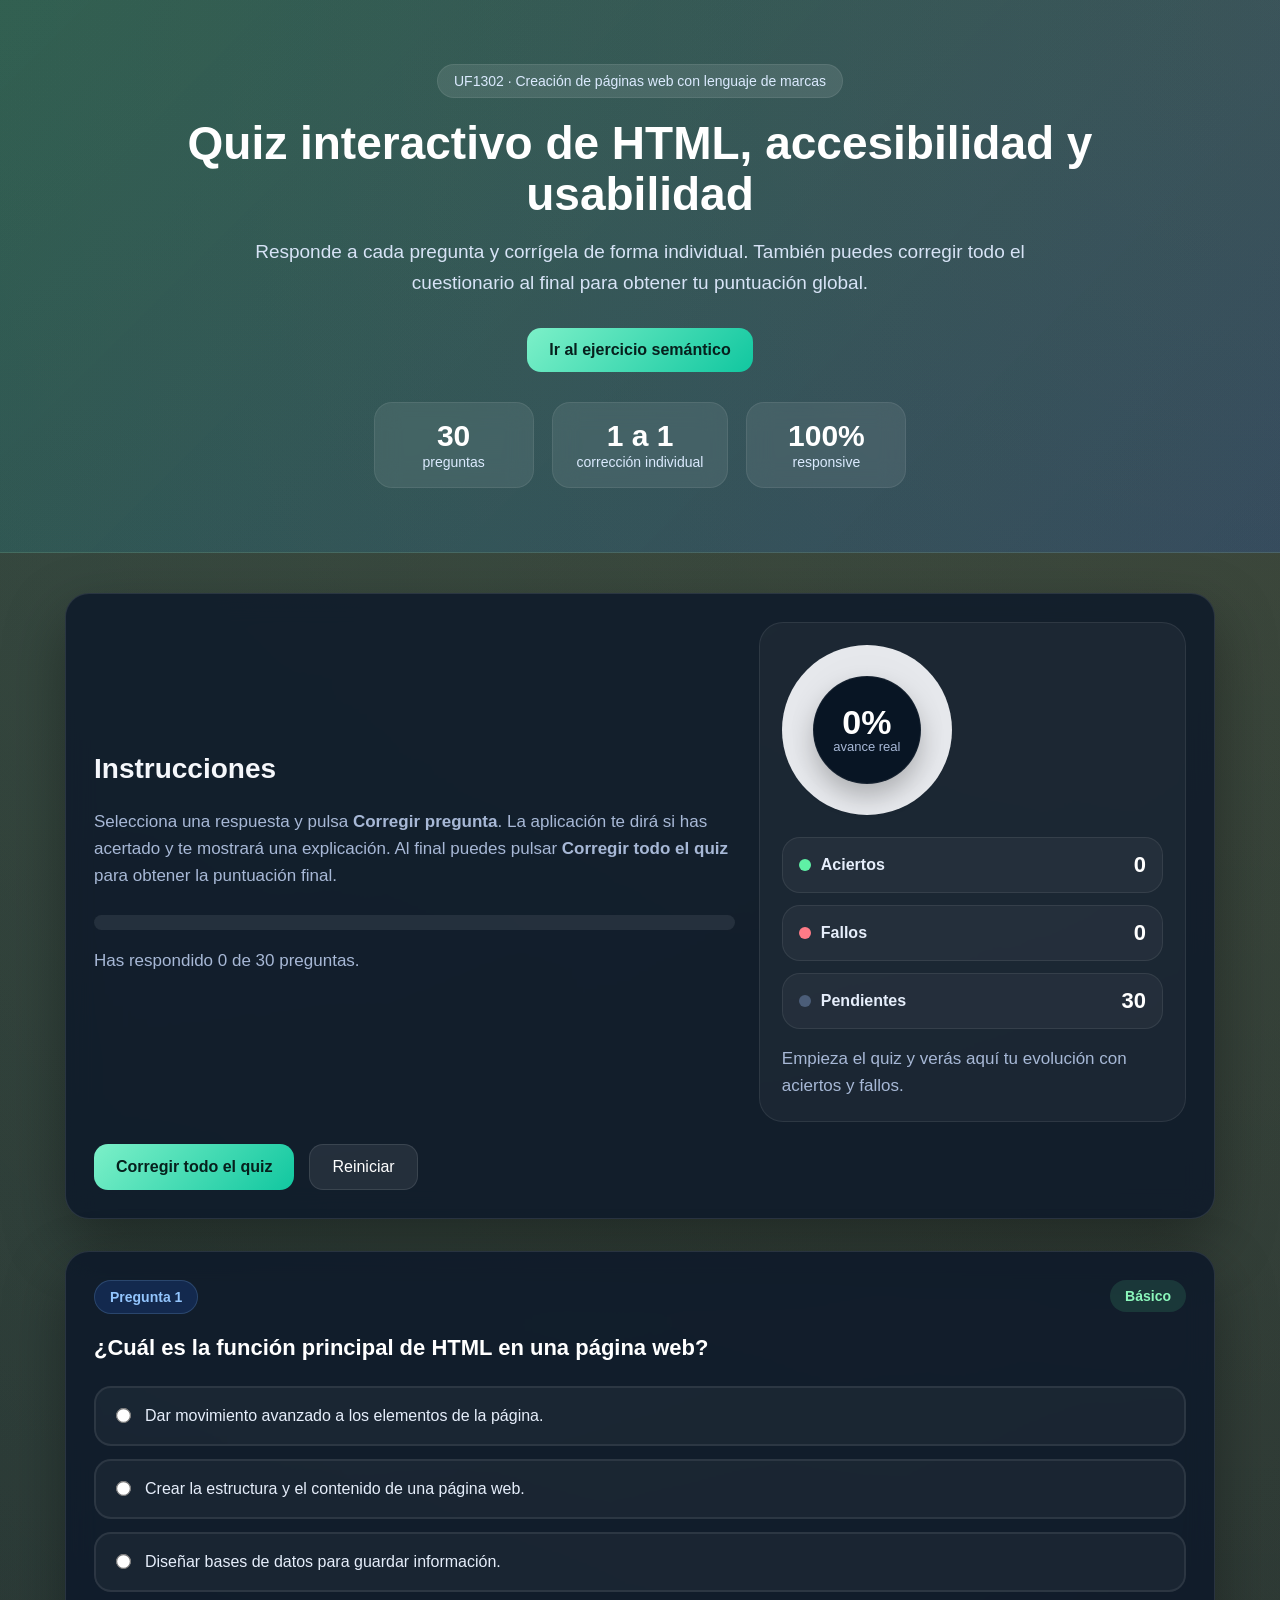
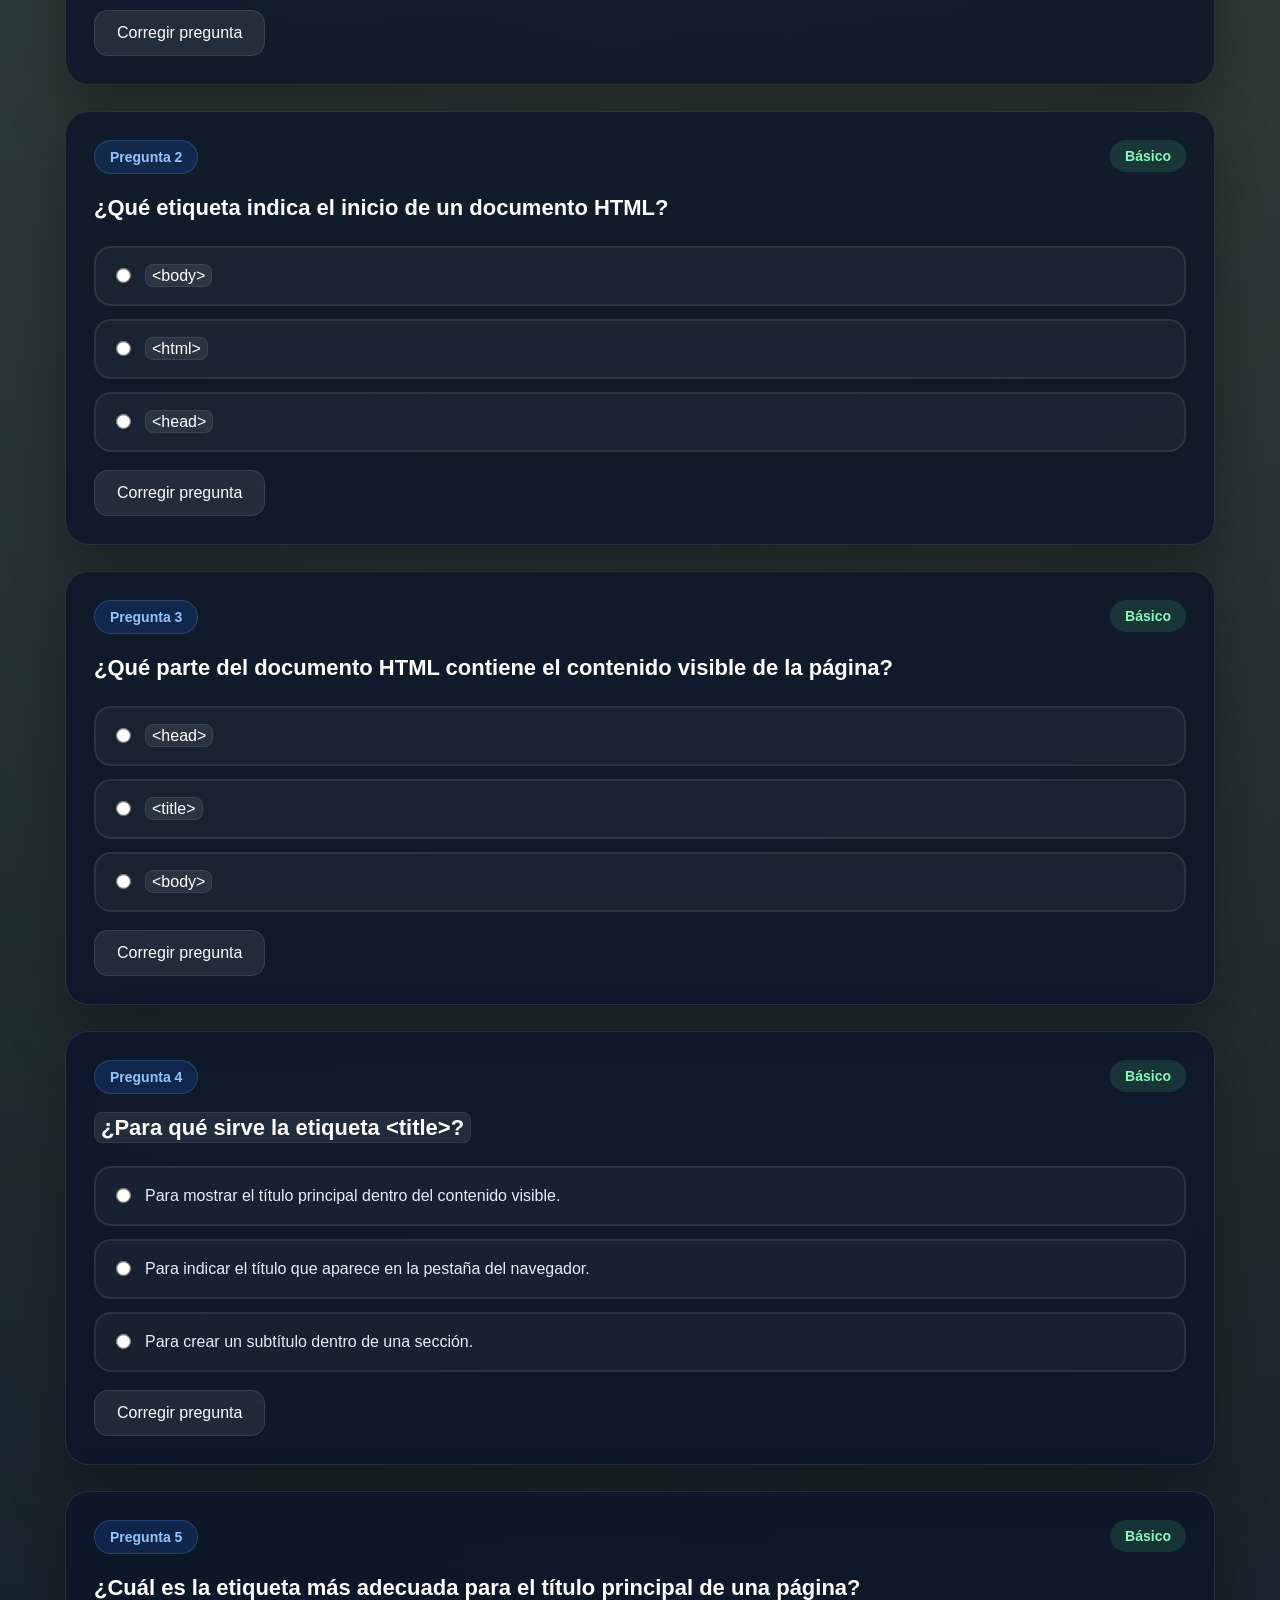
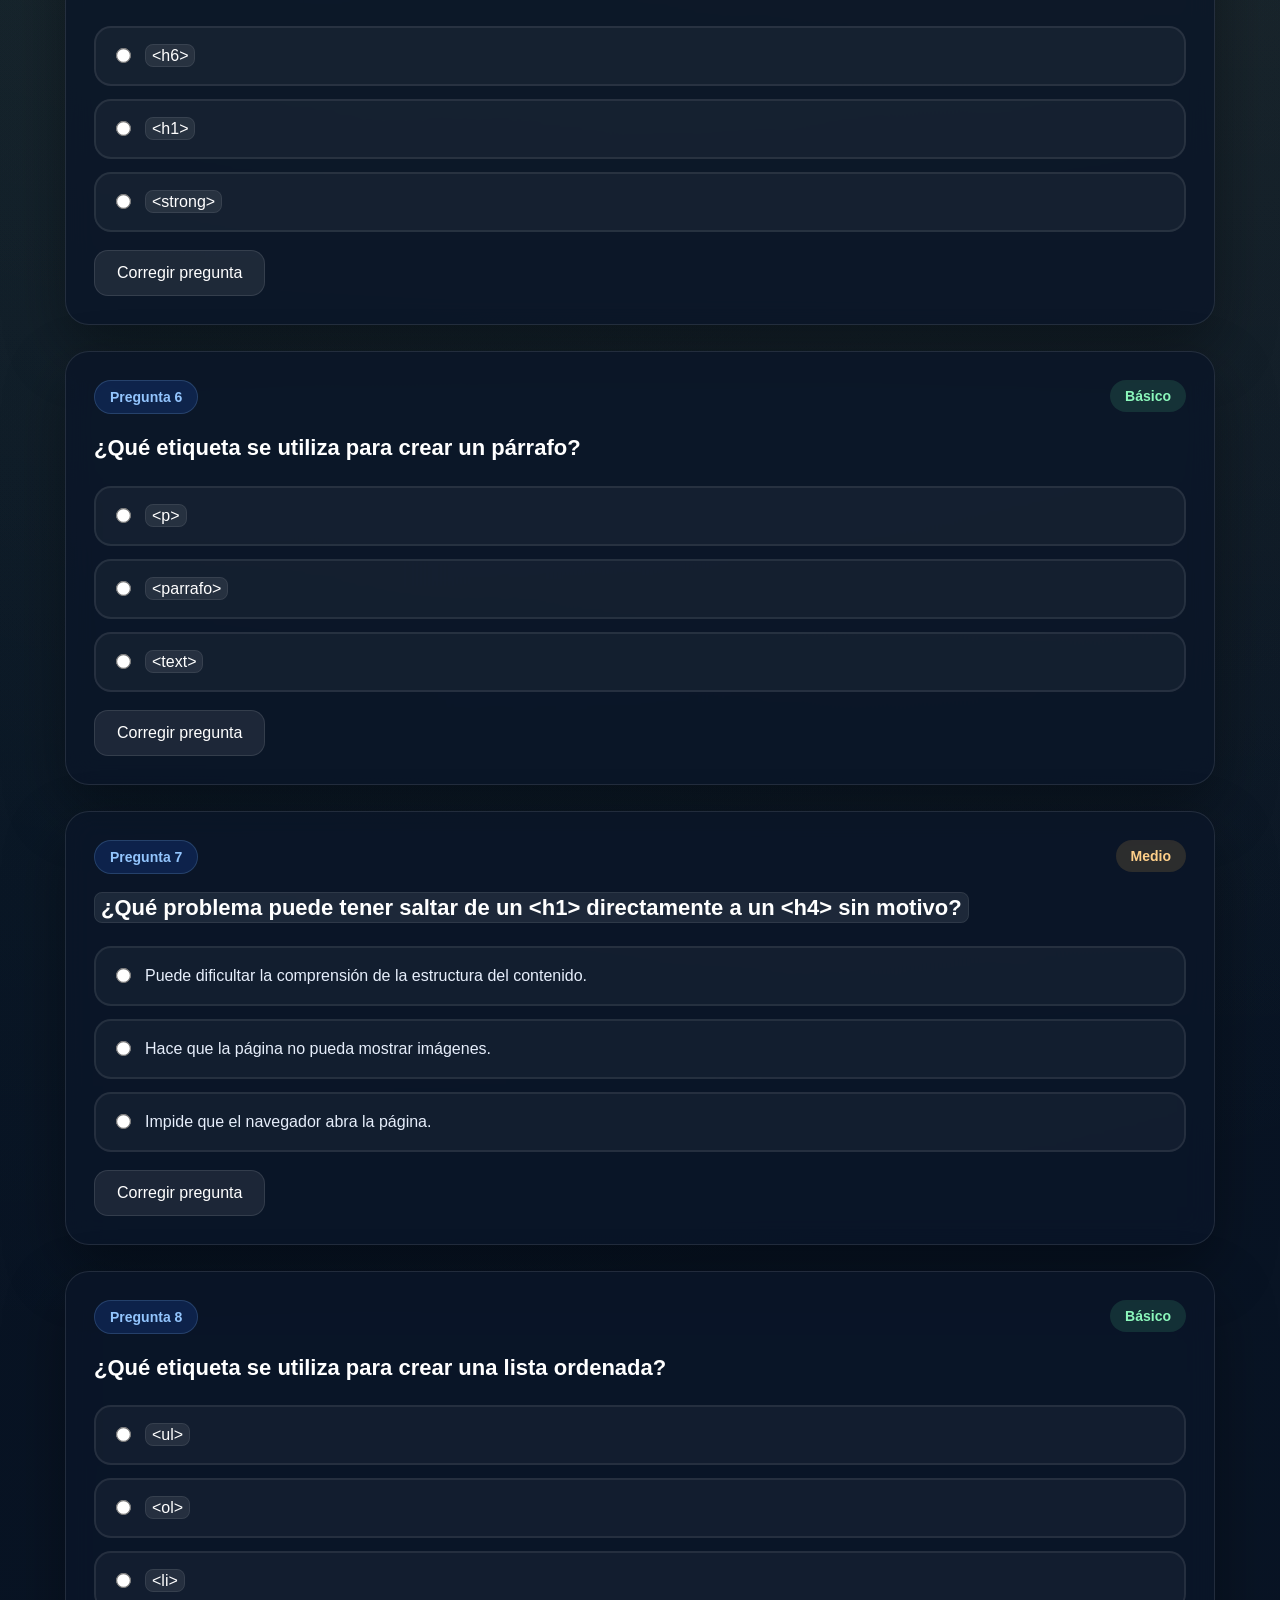
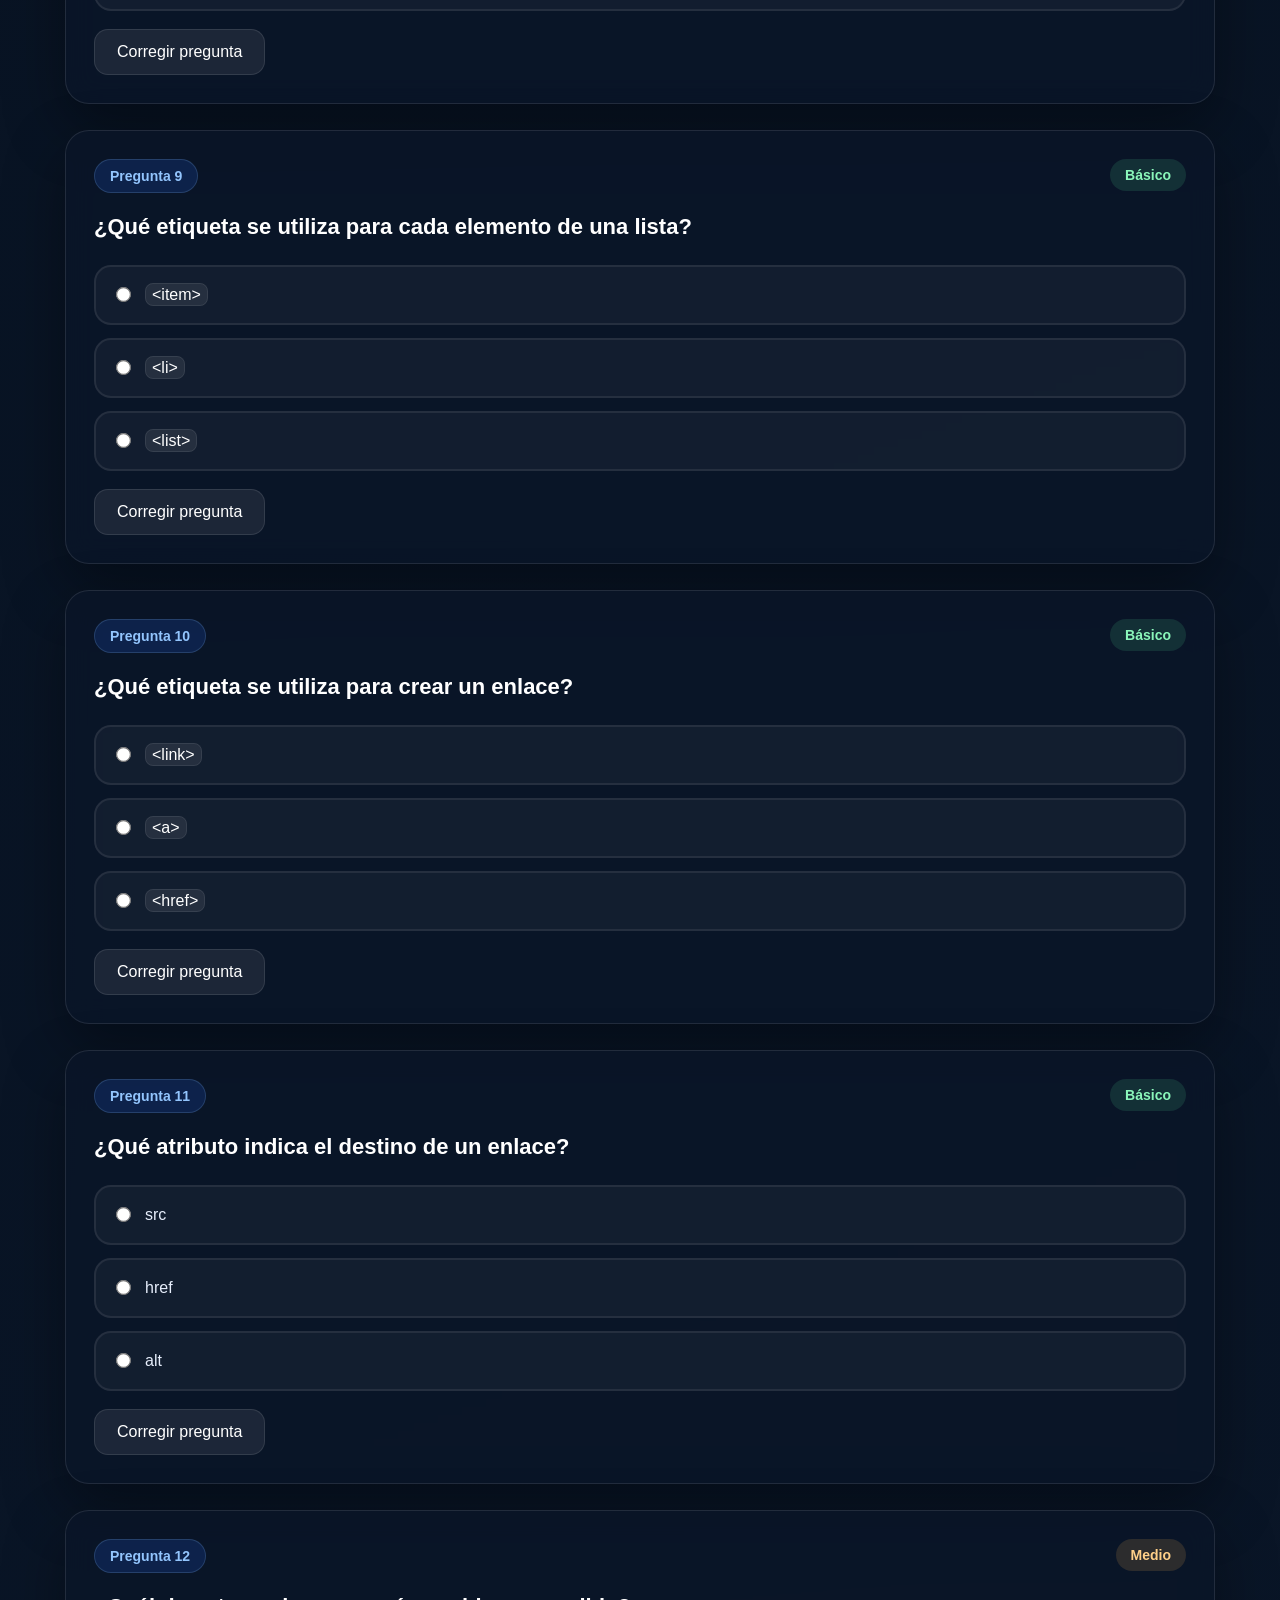
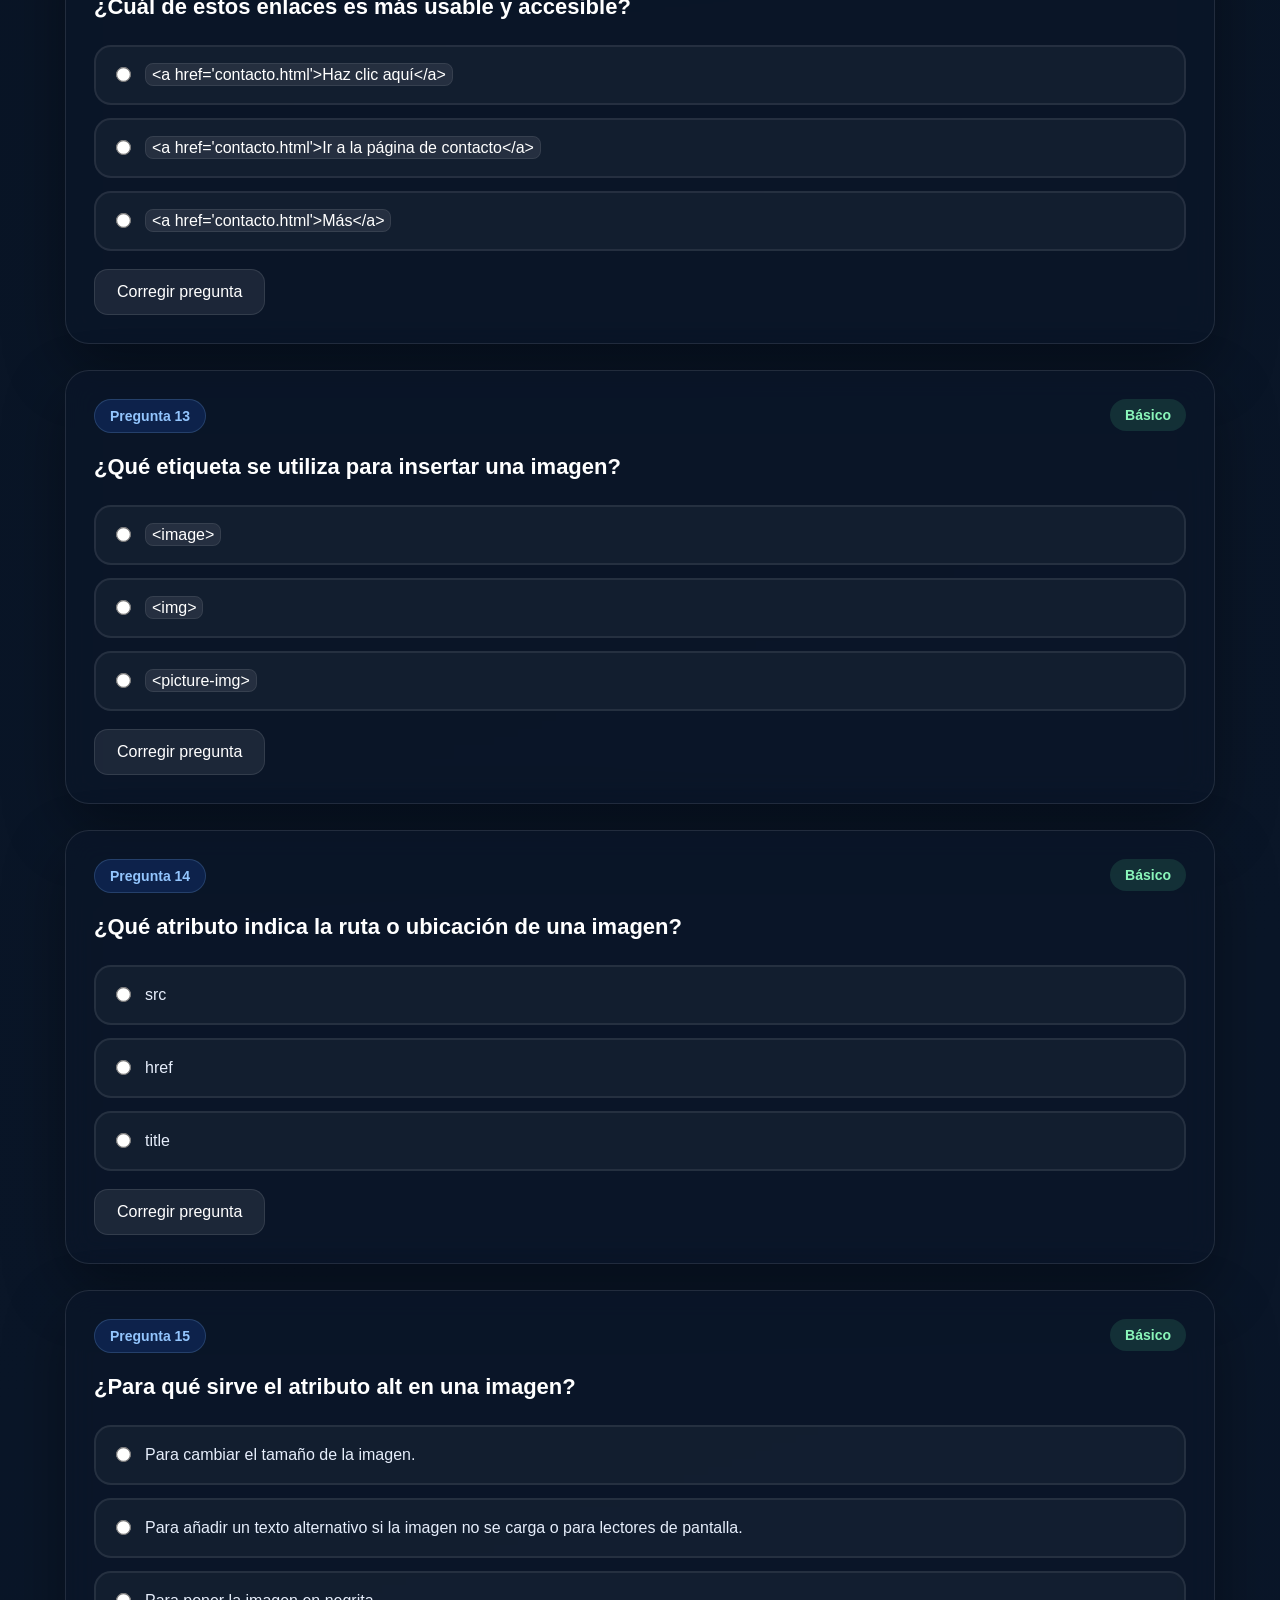
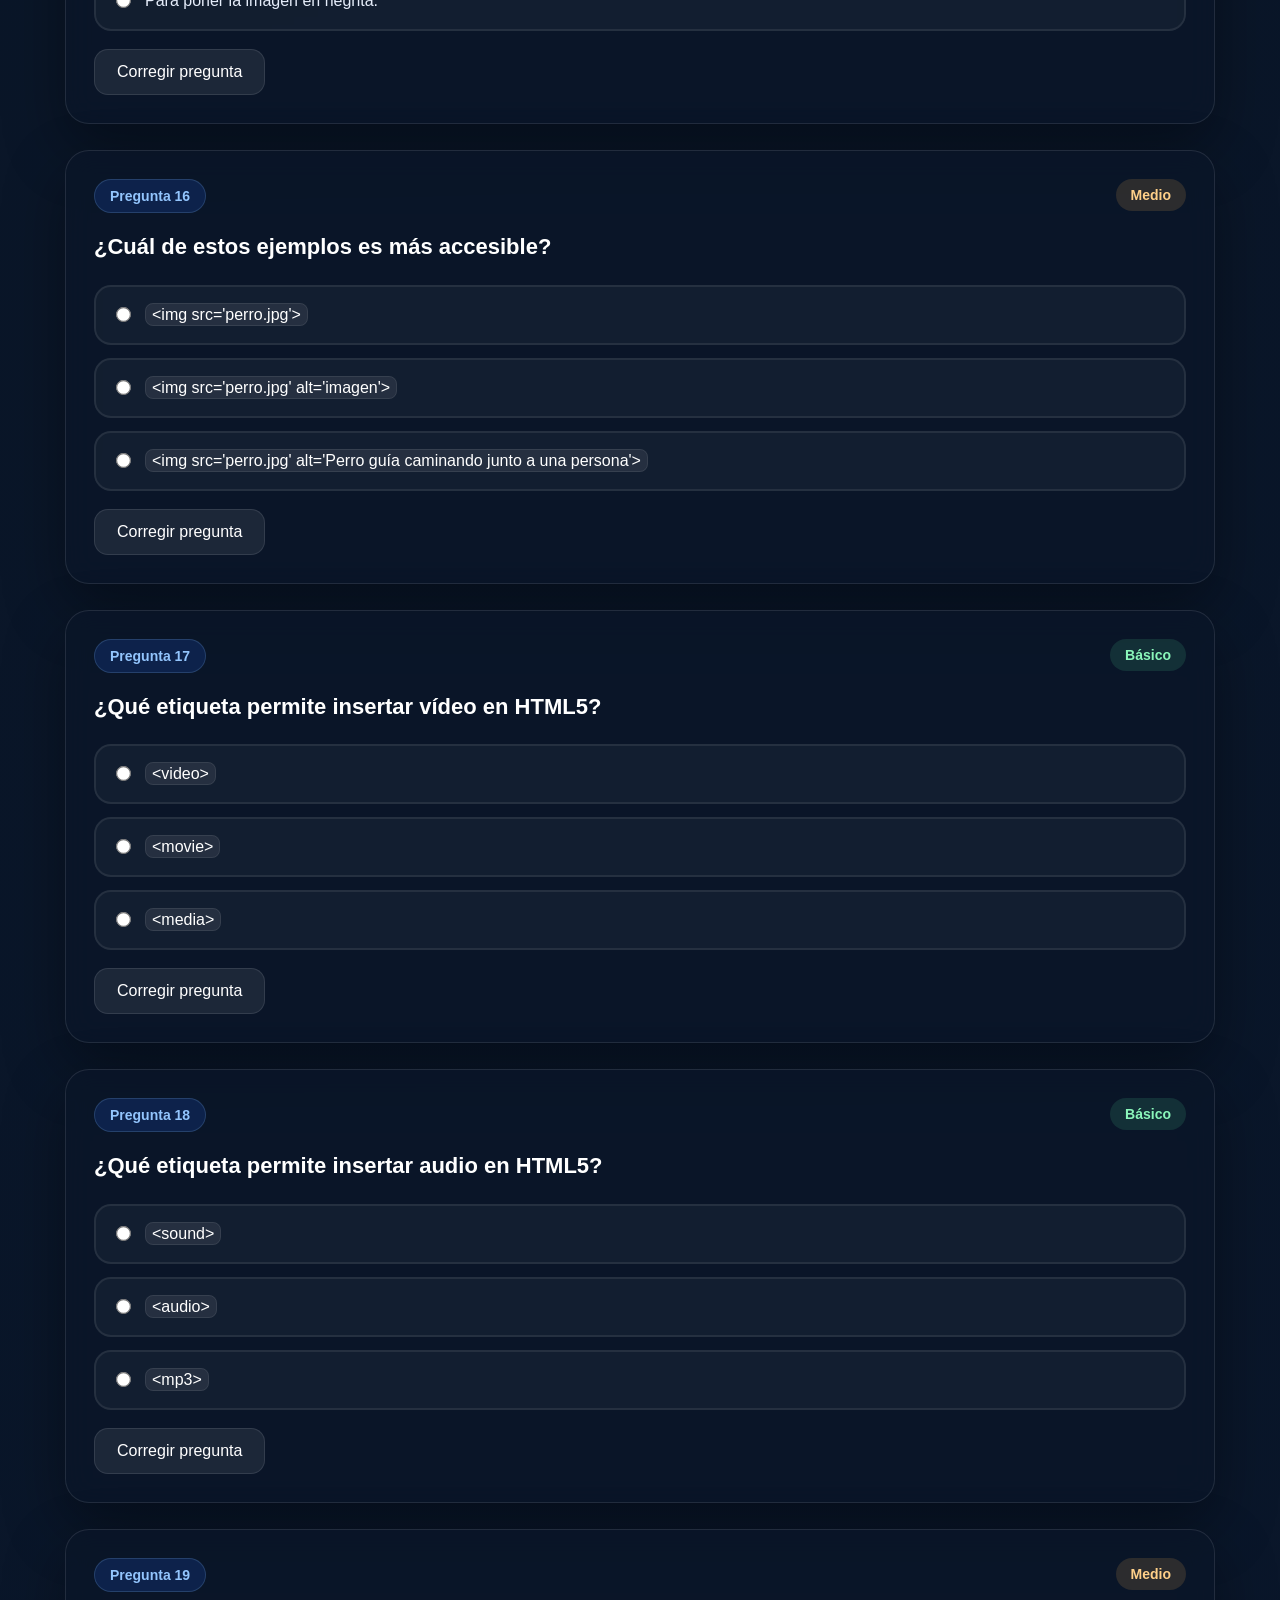
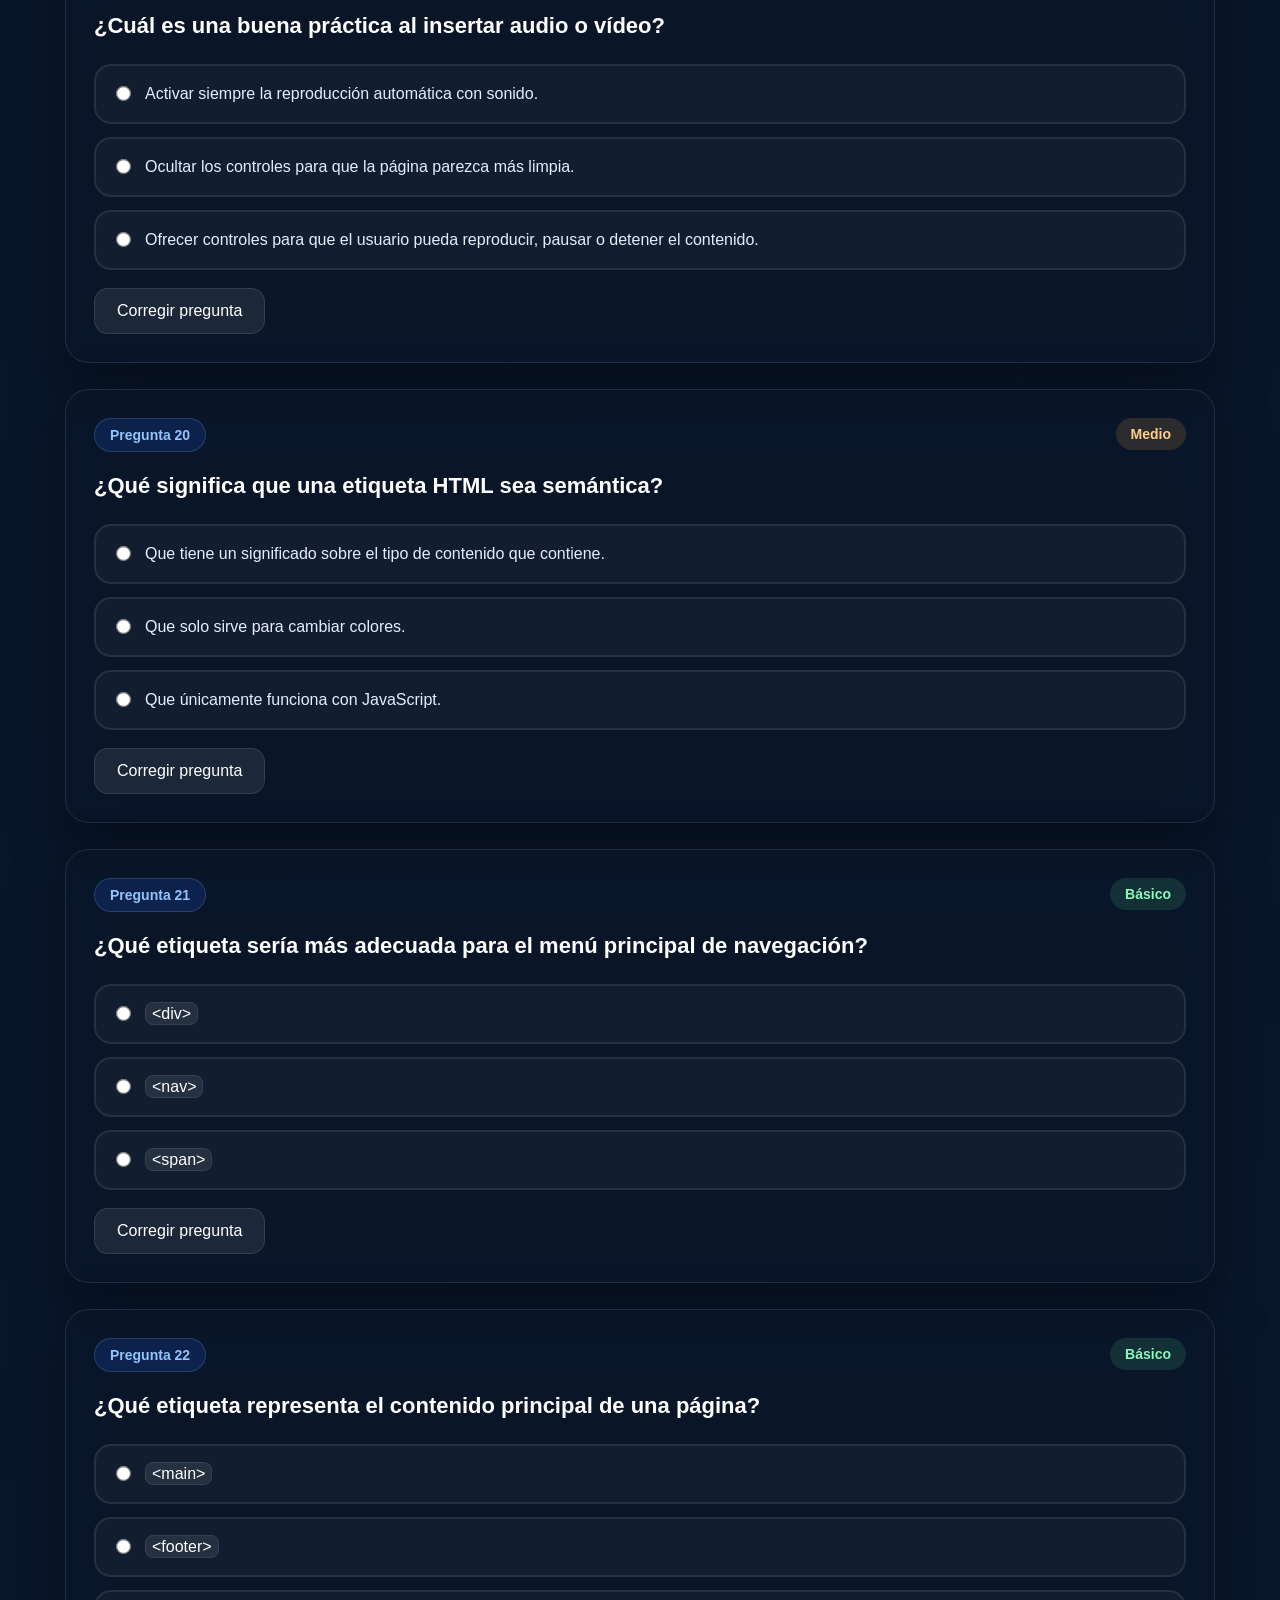
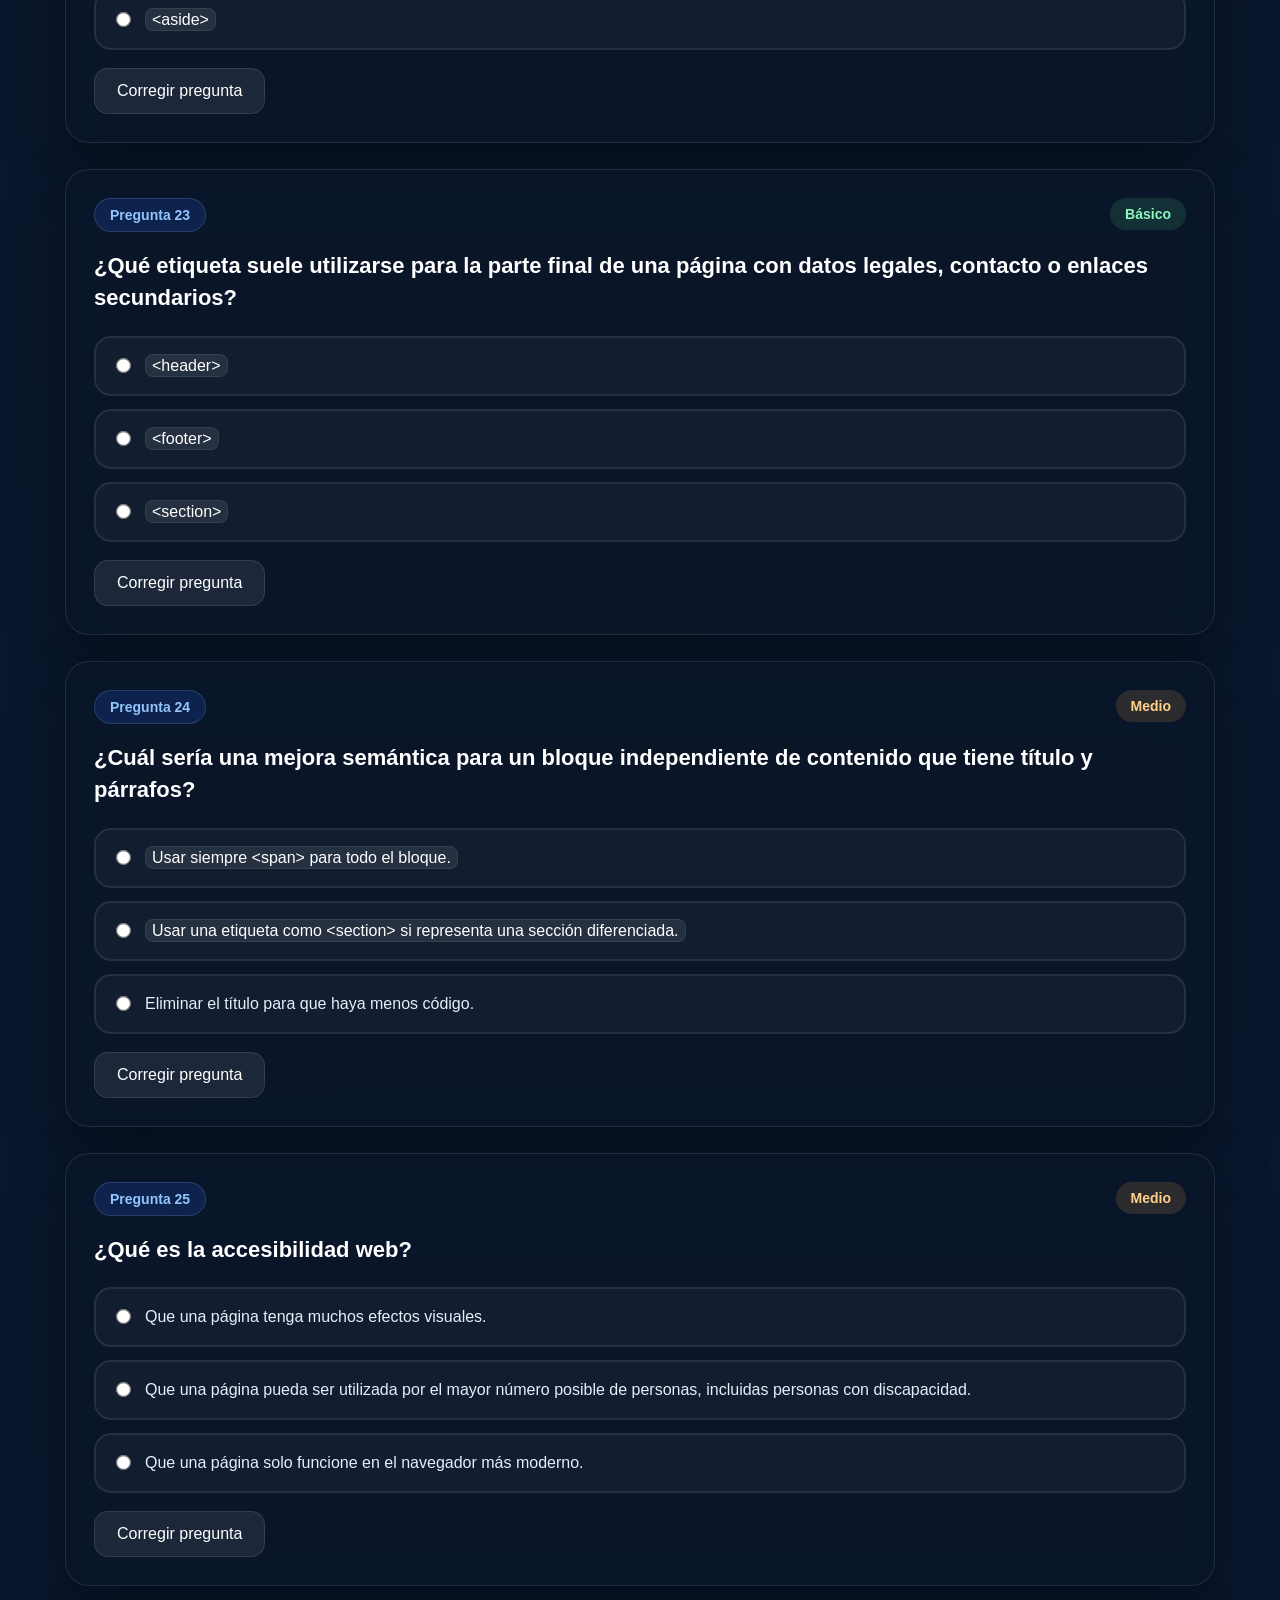
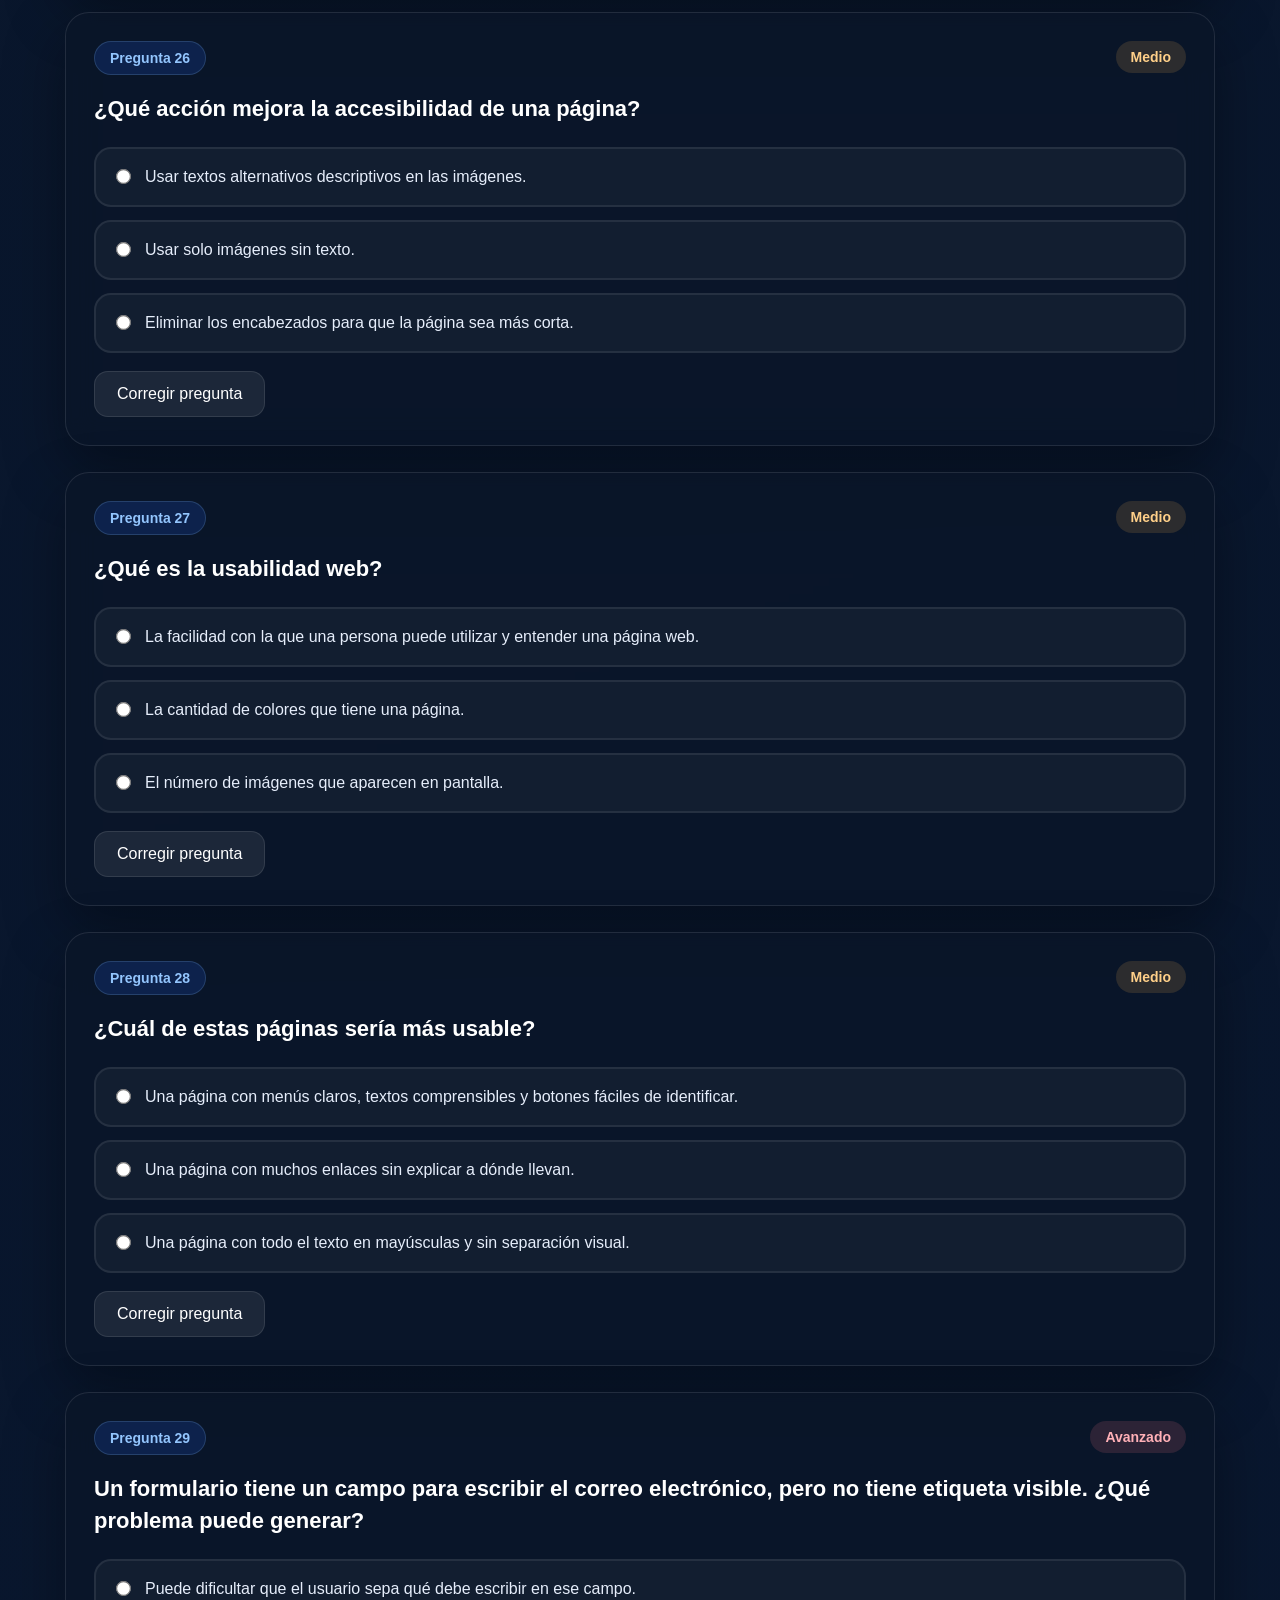
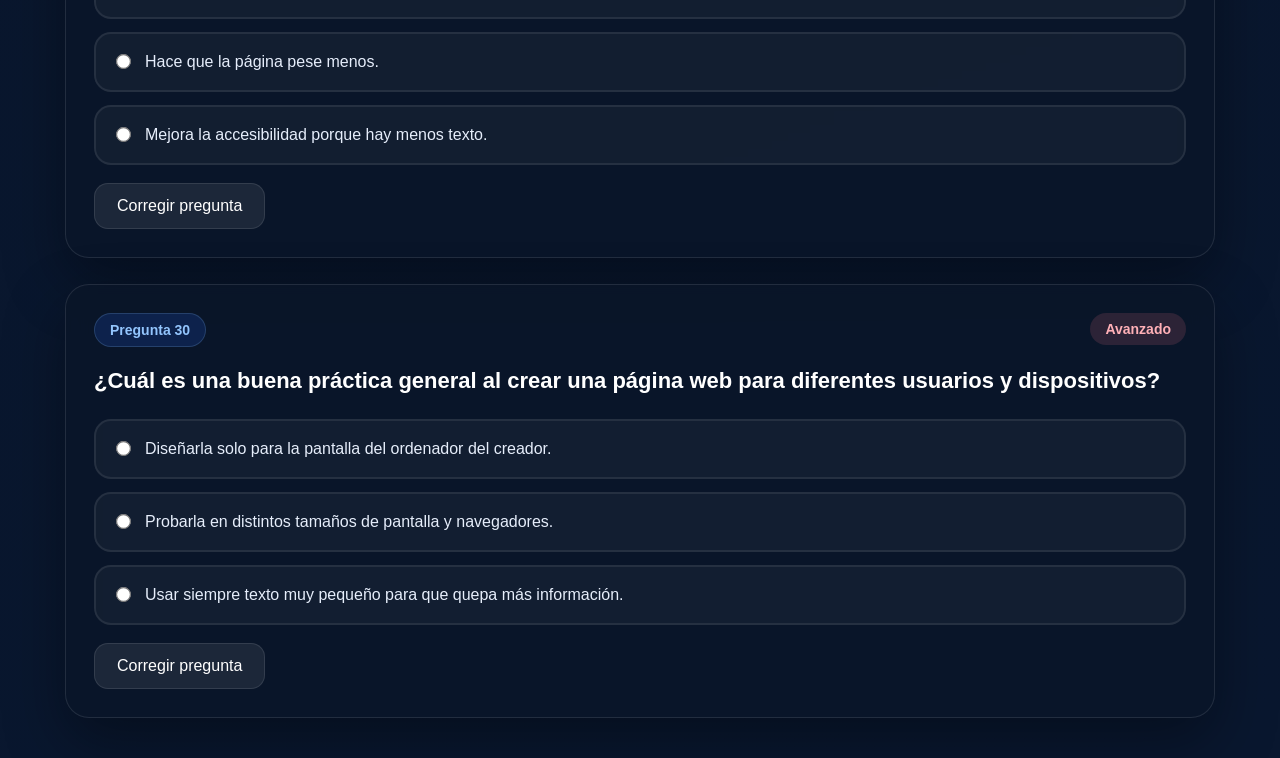
<file: index.html>
<!DOCTYPE html>
<html lang="es">
<head>
    <meta charset="UTF-8">
    <title>Quiz UF1302 - HTML, Accesibilidad y Usabilidad</title>
    <meta name="viewport" content="width=device-width, initial-scale=1.0">
    <style>
:root{--fuente-base:Arial,Helvetica,sans-serif;--bg:#07111f;--bg-soft:#0d1a2d;--panel:rgba(10,22,40,.8);--panel-border:rgba(255,255,255,.1);--text:#f5f7fb;--muted:#a7b8d6;--accent:#7cf0c8;--accent-strong:#11c7a0;--accent-warm:#ffb84d;--danger:#ff7b87;--success:#5ff0a5;--shadow:0 24px 60px rgba(0,0,0,.35)}*{box-sizing:border-box}html{scroll-behavior:smooth}body{margin:0;font-family:var(--fuente-base);color:var(--text);background:radial-gradient(circle at top left,rgba(124,240,200,.18),transparent 30%),radial-gradient(circle at top right,rgba(255,184,77,.2),transparent 28%),linear-gradient(160deg,#06101d 0%,#0a1628 50%,#09172f 100%)}.hero{background:linear-gradient(135deg,rgba(17,199,160,.16),rgba(37,99,235,.2));color:#fff;padding:64px 20px;text-align:center;border-bottom:1px solid var(--panel-border)}.hero-contenido{max-width:1100px;margin:0 auto}.etiqueta{display:inline-block;background:rgba(255,255,255,.1);color:#dbeafe;padding:8px 16px;border-radius:999px;font-size:14px;margin-bottom:20px;border:1px solid rgba(255,255,255,.08)}.hero-enlaces{display:flex;justify-content:center;gap:14px;flex-wrap:wrap;margin-top:24px}h1{font-size:46px;margin:0 0 18px;line-height:1.1}.hero p{font-size:19px;max-width:780px;margin:0 auto 30px;line-height:1.6;color:#d7e3f6}.hero-datos{display:flex;justify-content:center;gap:18px;flex-wrap:wrap;margin-top:30px}.dato{background:rgba(255,255,255,.08);padding:16px 24px;border-radius:18px;min-width:160px;border:1px solid rgba(255,255,255,.08);backdrop-filter:blur(12px)}.dato strong{display:block;font-size:30px}.dato span{font-size:14px;color:#dbeafe}.contenedor{width:92%;max-width:1150px;margin:40px auto}.panel-info,.pregunta,.resultado-final,.modal-contenido{background:var(--panel);backdrop-filter:blur(14px);border:1px solid var(--panel-border);box-shadow:var(--shadow)}.panel-info{padding:28px;border-radius:24px;margin-bottom:32px}.panel-info h2{margin-top:0;color:var(--text);font-size:28px}.panel-info p{line-height:1.6;color:var(--muted);font-size:17px}.resumen-superior{display:grid;grid-template-columns:minmax(0,1.2fr) minmax(280px,.8fr);gap:24px;align-items:center}.panel-metricas{background:rgba(255,255,255,.04);border:1px solid rgba(255,255,255,.08);border-radius:24px;padding:22px}.grafico-wrap{display:flex;align-items:center;gap:22px;flex-wrap:wrap}.grafico-circular{width:170px;height:170px;border-radius:50%;background:conic-gradient(var(--success) 0deg,var(--success) 0deg,var(--danger) 0deg,var(--danger) 0deg,rgba(255,255,255,.08) 0deg 360deg);display:grid;place-items:center;box-shadow:inset 0 0 0 10px rgba(255,255,255,.05);transition:background .35s ease}.grafico-centro{width:108px;height:108px;border-radius:50%;background:#081524;display:flex;flex-direction:column;align-items:center;justify-content:center;text-align:center;border:1px solid rgba(255,255,255,.06);box-shadow:0 12px 24px rgba(0,0,0,.24)}.grafico-centro strong{font-size:34px;color:#fff;line-height:1}.grafico-centro span{font-size:13px;color:var(--muted);max-width:68px;line-height:1.2}.leyenda-metricas{display:grid;gap:12px;flex:1;min-width:200px}.dato-metrica{display:flex;justify-content:space-between;align-items:center;background:rgba(255,255,255,.04);border:1px solid rgba(255,255,255,.08);border-radius:18px;padding:14px 16px}.dato-metrica .etiqueta-metrica{display:flex;align-items:center;gap:10px;font-weight:700;color:#e6eefb}.punto{width:12px;height:12px;border-radius:50%}.punto.aciertos{background:var(--success)}.punto.fallos{background:var(--danger)}.punto.pendientes{background:#4b5d78}.valor-metrica{font-size:22px;font-weight:700;color:#fff}.mensaje-metricas{margin:16px 0 0;font-size:15px;color:var(--muted)}.acciones-superiores{display:flex;gap:15px;flex-wrap:wrap;margin-top:22px}button,.enlace-accion{border:none;cursor:pointer;font-size:16px;border-radius:14px;padding:13px 22px;transition:.2s;font-family:inherit}.enlace-accion{text-decoration:none;display:inline-flex;align-items:center;justify-content:center}.btn-principal,.enlace-principal{background:linear-gradient(135deg,var(--accent),var(--accent-strong));color:#06201d;font-weight:700}.btn-principal:hover,.enlace-principal:hover{transform:translateY(-2px);filter:brightness(1.05)}.btn-secundario,.enlace-secundario{background:rgba(255,255,255,.08);color:#fff;border:1px solid rgba(255,255,255,.1)}.btn-secundario:hover,.enlace-secundario:hover{background:rgba(255,255,255,.14);transform:translateY(-2px)}.btn-pregunta{background:rgba(255,255,255,.08);color:#fff;margin-top:18px;border:1px solid rgba(255,255,255,.1)}.btn-pregunta:hover{background:rgba(255,255,255,.14);transform:translateY(-2px)}.btn-modal{background:linear-gradient(135deg,var(--accent),var(--accent-strong));color:#06201d;min-width:180px;font-weight:700}.btn-modal:hover{transform:translateY(-2px);filter:brightness(1.05)}.barra-progreso{background:rgba(255,255,255,.08);border-radius:999px;overflow:hidden;height:15px;margin:26px 0 10px}.progreso{background:linear-gradient(90deg,#2563eb,var(--success));width:0%;height:100%;transition:width .4s}.texto-progreso{font-size:15px;color:var(--muted)}.quiz{display:grid;gap:26px}.pregunta{border-radius:24px;padding:28px}.pregunta-header{display:flex;justify-content:space-between;align-items:flex-start;gap:15px;margin-bottom:18px}.numero{background:rgba(37,99,235,.18);color:#93c5fd;padding:8px 15px;border-radius:999px;font-weight:bold;font-size:14px;white-space:nowrap;border:1px solid rgba(147,197,253,.18)}.nivel{padding:8px 15px;border-radius:999px;font-size:14px;font-weight:bold;white-space:nowrap}.nivel.basico{background:rgba(95,240,165,.12);color:#8bf7bb}.nivel.medio{background:rgba(255,184,77,.14);color:#ffd089}.nivel.avanzado{background:rgba(255,123,135,.14);color:#ffb0b7}.pregunta h3{margin:0;font-size:22px;line-height:1.45;font-family:var(--fuente-base);color:#fff}.pregunta h3 .codigo{font-family:inherit}.opciones{display:grid;gap:13px;margin-top:22px}.opcion{border:2px solid rgba(255,255,255,.08);border-radius:17px;padding:16px;background:rgba(255,255,255,.04);display:flex;gap:12px;align-items:flex-start;transition:.2s}.opcion:hover{border-color:rgba(124,240,200,.5);background:rgba(124,240,200,.08)}.opcion input{margin-top:5px;transform:scale(1.15);flex:0 0 auto;accent-color:#4ade80}.opcion label{cursor:pointer;line-height:1.5;width:100%;font-size:16px;color:#e6eefb}.opcion label .codigo{font-family:inherit}.opcion.correcta{background:rgba(95,240,165,.12);border-color:rgba(95,240,165,.6)}.opcion.incorrecta{background:rgba(255,123,135,.12);border-color:rgba(255,123,135,.7)}.feedback{display:none;margin-top:20px;padding:18px;border-radius:17px;line-height:1.6;font-size:16px}.feedback.correcto{display:block;background:rgba(95,240,165,.12);border-left:7px solid var(--success);color:#d8ffe7}.feedback.incorrecto{display:block;background:rgba(255,123,135,.14);border-left:7px solid var(--danger);color:#ffd5d9}.feedback strong{font-weight:700}.explicacion{margin-top:10px;color:#dbe5f5}.resultado-final{display:none;padding:34px;border-radius:26px;margin:42px 0;text-align:center}.resultado-final.visible{display:block}.resultado-final h2{font-size:36px;margin-bottom:10px;color:#fff}.puntuacion{font-size:60px;font-weight:bold;color:#93c5fd;margin:20px 0}.mensaje-final{font-size:18px;color:var(--muted);line-height:1.6;max-width:760px;margin:0 auto 28px}.modal{position:fixed;inset:0;background:rgba(4,10,18,.62);display:none;align-items:center;justify-content:center;padding:20px;z-index:1000}.modal.visible{display:flex}.modal-contenido{width:min(100%,520px);border-radius:28px;padding:30px;text-align:center}.modal-tipo{display:inline-flex;align-items:center;gap:8px;padding:8px 14px;border-radius:999px;font-size:14px;font-weight:700;margin-bottom:18px}.modal-tipo.correcto{background:rgba(95,240,165,.12);color:#8bf7bb}.modal-tipo.incorrecto{background:rgba(255,123,135,.14);color:#ffb0b7}.modal-contenido h3{margin:0 0 12px;font-size:30px;color:#fff}.modal-contenido p{margin:0 0 24px;color:var(--muted);font-size:18px;line-height:1.6}.codigo{font-family:Consolas,Menlo,Monaco,monospace;background:rgba(255,255,255,.08);border:1px solid rgba(255,255,255,.08);border-radius:8px;padding:2px 6px;white-space:normal;color:#fff}@media(max-width:900px){h1{font-size:38px}.hero{padding:52px 20px}.hero p{font-size:18px}.contenedor{width:94%}.resumen-superior{grid-template-columns:1fr}.panel-metricas{order:-1}.pregunta{padding:24px}.pregunta h3{font-size:20px}}@media(max-width:600px){.hero{padding:42px 16px}h1{font-size:30px}.hero p{font-size:16px}.dato{width:100%;min-width:auto}.contenedor{width:94%;margin:24px auto}.panel-info{padding:20px;border-radius:20px}.panel-info h2{font-size:23px}.panel-info p{font-size:16px}.hero-enlaces,.grafico-wrap{justify-content:center}.grafico-circular{width:150px;height:150px}.grafico-centro{width:96px;height:96px}.grafico-centro strong{font-size:28px}.acciones-superiores{flex-direction:column}button,.enlace-accion{width:100%;font-size:16px;padding:14px}.pregunta{padding:20px;border-radius:20px}.pregunta-header{flex-direction:column;gap:10px}.pregunta h3{font-size:18px}.opcion{padding:14px}.opcion label{font-size:15px}.feedback{font-size:15px}.resultado-final{padding:24px}.resultado-final h2{font-size:28px}.puntuacion{font-size:44px}.mensaje-final{font-size:16px}.modal-contenido{padding:24px;border-radius:22px}.modal-contenido h3{font-size:25px}.modal-contenido p{font-size:16px}}@media(min-width:1300px){.contenedor{max-width:1250px}.pregunta h3{font-size:24px}.opcion label{font-size:17px}}
</style>
</head>
<body>
    <header class="hero">
        <div class="hero-contenido">
            <span class="etiqueta">UF1302 · Creación de páginas web con lenguaje de marcas</span>
            <h1>Quiz interactivo de HTML, accesibilidad y usabilidad</h1>
            <p>Responde a cada pregunta y corrígela de forma individual. También puedes corregir todo el cuestionario al final para obtener tu puntuación global.</p>
            <div class="hero-enlaces">
                <a class="enlace-accion enlace-principal" href="ejercicio-semantica.html">Ir al ejercicio semántico</a>
            </div>
            <div class="hero-datos">
                <div class="dato"><strong>30</strong><span>preguntas</span></div>
                <div class="dato"><strong>1 a 1</strong><span>corrección individual</span></div>
                <div class="dato"><strong>100%</strong><span>responsive</span></div>
            </div>
        </div>
    </header>
    <main class="contenedor">
        <section class="panel-info">
            <div class="resumen-superior">
                <div>
                    <h2>Instrucciones</h2>
                    <p>Selecciona una respuesta y pulsa <strong>Corregir pregunta</strong>. La aplicación te dirá si has acertado y te mostrará una explicación. Al final puedes pulsar <strong>Corregir todo el quiz</strong> para obtener la puntuación final.</p>
                    <div class="barra-progreso"><div class="progreso" id="progreso"></div></div>
                    <p class="texto-progreso" id="textoProgreso">Has respondido 0 de 30 preguntas.</p>
                </div>
                <aside class="panel-metricas" aria-label="Resumen de respuestas">
                    <div class="grafico-wrap">
                        <div class="grafico-circular" id="graficoCircular" aria-hidden="true">
                            <div class="grafico-centro">
                                <strong id="porcentajeGrafico">0%</strong>
                                <span>avance real</span>
                            </div>
                        </div>
                        <div class="leyenda-metricas">
                            <div class="dato-metrica">
                                <span class="etiqueta-metrica"><span class="punto aciertos"></span>Aciertos</span>
                                <strong class="valor-metrica" id="totalAciertos">0</strong>
                            </div>
                            <div class="dato-metrica">
                                <span class="etiqueta-metrica"><span class="punto fallos"></span>Fallos</span>
                                <strong class="valor-metrica" id="totalFallos">0</strong>
                            </div>
                            <div class="dato-metrica">
                                <span class="etiqueta-metrica"><span class="punto pendientes"></span>Pendientes</span>
                                <strong class="valor-metrica" id="totalPendientes">30</strong>
                            </div>
                        </div>
                    </div>
                    <p class="mensaje-metricas" id="mensajeMetricas">Empieza el quiz y verás aquí tu evolución con aciertos y fallos.</p>
                </aside>
            </div>
            <div class="acciones-superiores">
                <button class="btn-principal" type="button" onclick="corregirQuiz()">Corregir todo el quiz</button>
                <button class="btn-secundario" type="button" onclick="reiniciarQuiz()">Reiniciar</button>
            </div>
        </section>
        <section class="quiz" id="quiz">
            
                <article class="pregunta" id="pregunta-0" data-correcta="1" data-explicacion="HTML es el lenguaje de marcas que se utiliza para organizar el contenido de una página web: títulos, párrafos, imágenes, enlaces, listas, tablas, formularios y otros elementos.">
                    <div class="pregunta-header">
                        <span class="numero">Pregunta 1</span>
                        <span class="nivel basico">Básico</span>
                    </div>
                    <h3>¿Cuál es la función principal de HTML en una página web?</h3>
                    <div class="opciones">
                        
                    <div class="opcion" id="opcion-0-0">
                        <input type="radio" name="pregunta-0" id="p0o0" value="0">
                        <label for="p0o0">Dar movimiento avanzado a los elementos de la página.</label>
                    </div>
                    <div class="opcion" id="opcion-0-1">
                        <input type="radio" name="pregunta-0" id="p0o1" value="1">
                        <label for="p0o1">Crear la estructura y el contenido de una página web.</label>
                    </div>
                    <div class="opcion" id="opcion-0-2">
                        <input type="radio" name="pregunta-0" id="p0o2" value="2">
                        <label for="p0o2">Diseñar bases de datos para guardar información.</label>
                    </div>
                    </div>
                    <button class="btn-pregunta" type="button" onclick="corregirPregunta(0)">Corregir pregunta</button>
                    <div class="feedback" id="feedback-0"></div>
                </article>
                <article class="pregunta" id="pregunta-1" data-correcta="1" data-explicacion="La etiqueta &lt;html&gt; envuelve todo el documento HTML. Dentro de ella se colocan normalmente &lt;head&gt; y &lt;body&gt;.">
                    <div class="pregunta-header">
                        <span class="numero">Pregunta 2</span>
                        <span class="nivel basico">Básico</span>
                    </div>
                    <h3>¿Qué etiqueta indica el inicio de un documento HTML?</h3>
                    <div class="opciones">
                        
                    <div class="opcion" id="opcion-1-0">
                        <input type="radio" name="pregunta-1" id="p1o0" value="0">
                        <label for="p1o0"><span class="codigo">&lt;body&gt;</span></label>
                    </div>
                    <div class="opcion" id="opcion-1-1">
                        <input type="radio" name="pregunta-1" id="p1o1" value="1">
                        <label for="p1o1"><span class="codigo">&lt;html&gt;</span></label>
                    </div>
                    <div class="opcion" id="opcion-1-2">
                        <input type="radio" name="pregunta-1" id="p1o2" value="2">
                        <label for="p1o2"><span class="codigo">&lt;head&gt;</span></label>
                    </div>
                    </div>
                    <button class="btn-pregunta" type="button" onclick="corregirPregunta(1)">Corregir pregunta</button>
                    <div class="feedback" id="feedback-1"></div>
                </article>
                <article class="pregunta" id="pregunta-2" data-correcta="2" data-explicacion="La etiqueta &lt;body&gt; contiene todo lo que el usuario ve en la página: textos, imágenes, enlaces, formularios, botones y secciones.">
                    <div class="pregunta-header">
                        <span class="numero">Pregunta 3</span>
                        <span class="nivel basico">Básico</span>
                    </div>
                    <h3>¿Qué parte del documento HTML contiene el contenido visible de la página?</h3>
                    <div class="opciones">
                        
                    <div class="opcion" id="opcion-2-0">
                        <input type="radio" name="pregunta-2" id="p2o0" value="0">
                        <label for="p2o0"><span class="codigo">&lt;head&gt;</span></label>
                    </div>
                    <div class="opcion" id="opcion-2-1">
                        <input type="radio" name="pregunta-2" id="p2o1" value="1">
                        <label for="p2o1"><span class="codigo">&lt;title&gt;</span></label>
                    </div>
                    <div class="opcion" id="opcion-2-2">
                        <input type="radio" name="pregunta-2" id="p2o2" value="2">
                        <label for="p2o2"><span class="codigo">&lt;body&gt;</span></label>
                    </div>
                    </div>
                    <button class="btn-pregunta" type="button" onclick="corregirPregunta(2)">Corregir pregunta</button>
                    <div class="feedback" id="feedback-2"></div>
                </article>
                <article class="pregunta" id="pregunta-3" data-correcta="1" data-explicacion="La etiqueta &lt;title&gt; se coloca dentro de &lt;head&gt; y define el texto que aparece en la pestaña del navegador.">
                    <div class="pregunta-header">
                        <span class="numero">Pregunta 4</span>
                        <span class="nivel basico">Básico</span>
                    </div>
                    <h3><span class="codigo">¿Para qué sirve la etiqueta &lt;title&gt;?</span></h3>
                    <div class="opciones">
                        
                    <div class="opcion" id="opcion-3-0">
                        <input type="radio" name="pregunta-3" id="p3o0" value="0">
                        <label for="p3o0">Para mostrar el título principal dentro del contenido visible.</label>
                    </div>
                    <div class="opcion" id="opcion-3-1">
                        <input type="radio" name="pregunta-3" id="p3o1" value="1">
                        <label for="p3o1">Para indicar el título que aparece en la pestaña del navegador.</label>
                    </div>
                    <div class="opcion" id="opcion-3-2">
                        <input type="radio" name="pregunta-3" id="p3o2" value="2">
                        <label for="p3o2">Para crear un subtítulo dentro de una sección.</label>
                    </div>
                    </div>
                    <button class="btn-pregunta" type="button" onclick="corregirPregunta(3)">Corregir pregunta</button>
                    <div class="feedback" id="feedback-3"></div>
                </article>
                <article class="pregunta" id="pregunta-4" data-correcta="1" data-explicacion="El título principal de una página suele marcarse con &lt;h1&gt;. Las etiquetas &lt;h2&gt;, &lt;h3&gt;, etc. se utilizan para subtítulos y apartados.">
                    <div class="pregunta-header">
                        <span class="numero">Pregunta 5</span>
                        <span class="nivel basico">Básico</span>
                    </div>
                    <h3>¿Cuál es la etiqueta más adecuada para el título principal de una página?</h3>
                    <div class="opciones">
                        
                    <div class="opcion" id="opcion-4-0">
                        <input type="radio" name="pregunta-4" id="p4o0" value="0">
                        <label for="p4o0"><span class="codigo">&lt;h6&gt;</span></label>
                    </div>
                    <div class="opcion" id="opcion-4-1">
                        <input type="radio" name="pregunta-4" id="p4o1" value="1">
                        <label for="p4o1"><span class="codigo">&lt;h1&gt;</span></label>
                    </div>
                    <div class="opcion" id="opcion-4-2">
                        <input type="radio" name="pregunta-4" id="p4o2" value="2">
                        <label for="p4o2"><span class="codigo">&lt;strong&gt;</span></label>
                    </div>
                    </div>
                    <button class="btn-pregunta" type="button" onclick="corregirPregunta(4)">Corregir pregunta</button>
                    <div class="feedback" id="feedback-4"></div>
                </article>
                <article class="pregunta" id="pregunta-5" data-correcta="0" data-explicacion="La etiqueta &lt;p&gt; se utiliza para crear párrafos de texto en HTML.">
                    <div class="pregunta-header">
                        <span class="numero">Pregunta 6</span>
                        <span class="nivel basico">Básico</span>
                    </div>
                    <h3>¿Qué etiqueta se utiliza para crear un párrafo?</h3>
                    <div class="opciones">
                        
                    <div class="opcion" id="opcion-5-0">
                        <input type="radio" name="pregunta-5" id="p5o0" value="0">
                        <label for="p5o0"><span class="codigo">&lt;p&gt;</span></label>
                    </div>
                    <div class="opcion" id="opcion-5-1">
                        <input type="radio" name="pregunta-5" id="p5o1" value="1">
                        <label for="p5o1"><span class="codigo">&lt;parrafo&gt;</span></label>
                    </div>
                    <div class="opcion" id="opcion-5-2">
                        <input type="radio" name="pregunta-5" id="p5o2" value="2">
                        <label for="p5o2"><span class="codigo">&lt;text&gt;</span></label>
                    </div>
                    </div>
                    <button class="btn-pregunta" type="button" onclick="corregirPregunta(5)">Corregir pregunta</button>
                    <div class="feedback" id="feedback-5"></div>
                </article>
                <article class="pregunta" id="pregunta-6" data-correcta="0" data-explicacion="Los encabezados deben seguir una jerarquía lógica. Esto ayuda a organizar la información y mejora la accesibilidad, especialmente para usuarios con lector de pantalla.">
                    <div class="pregunta-header">
                        <span class="numero">Pregunta 7</span>
                        <span class="nivel medio">Medio</span>
                    </div>
                    <h3><span class="codigo">¿Qué problema puede tener saltar de un &lt;h1&gt; directamente a un &lt;h4&gt; sin motivo?</span></h3>
                    <div class="opciones">
                        
                    <div class="opcion" id="opcion-6-0">
                        <input type="radio" name="pregunta-6" id="p6o0" value="0">
                        <label for="p6o0">Puede dificultar la comprensión de la estructura del contenido.</label>
                    </div>
                    <div class="opcion" id="opcion-6-1">
                        <input type="radio" name="pregunta-6" id="p6o1" value="1">
                        <label for="p6o1">Hace que la página no pueda mostrar imágenes.</label>
                    </div>
                    <div class="opcion" id="opcion-6-2">
                        <input type="radio" name="pregunta-6" id="p6o2" value="2">
                        <label for="p6o2">Impide que el navegador abra la página.</label>
                    </div>
                    </div>
                    <button class="btn-pregunta" type="button" onclick="corregirPregunta(6)">Corregir pregunta</button>
                    <div class="feedback" id="feedback-6"></div>
                </article>
                <article class="pregunta" id="pregunta-7" data-correcta="1" data-explicacion="La etiqueta &lt;ol&gt; crea una lista ordenada, normalmente numerada. La etiqueta &lt;ul&gt; crea una lista no ordenada.">
                    <div class="pregunta-header">
                        <span class="numero">Pregunta 8</span>
                        <span class="nivel basico">Básico</span>
                    </div>
                    <h3>¿Qué etiqueta se utiliza para crear una lista ordenada?</h3>
                    <div class="opciones">
                        
                    <div class="opcion" id="opcion-7-0">
                        <input type="radio" name="pregunta-7" id="p7o0" value="0">
                        <label for="p7o0"><span class="codigo">&lt;ul&gt;</span></label>
                    </div>
                    <div class="opcion" id="opcion-7-1">
                        <input type="radio" name="pregunta-7" id="p7o1" value="1">
                        <label for="p7o1"><span class="codigo">&lt;ol&gt;</span></label>
                    </div>
                    <div class="opcion" id="opcion-7-2">
                        <input type="radio" name="pregunta-7" id="p7o2" value="2">
                        <label for="p7o2"><span class="codigo">&lt;li&gt;</span></label>
                    </div>
                    </div>
                    <button class="btn-pregunta" type="button" onclick="corregirPregunta(7)">Corregir pregunta</button>
                    <div class="feedback" id="feedback-7"></div>
                </article>
                <article class="pregunta" id="pregunta-8" data-correcta="1" data-explicacion="Cada elemento de una lista se marca con &lt;li&gt;, tanto en listas ordenadas &lt;ol&gt; como en listas no ordenadas &lt;ul&gt;.">
                    <div class="pregunta-header">
                        <span class="numero">Pregunta 9</span>
                        <span class="nivel basico">Básico</span>
                    </div>
                    <h3>¿Qué etiqueta se utiliza para cada elemento de una lista?</h3>
                    <div class="opciones">
                        
                    <div class="opcion" id="opcion-8-0">
                        <input type="radio" name="pregunta-8" id="p8o0" value="0">
                        <label for="p8o0"><span class="codigo">&lt;item&gt;</span></label>
                    </div>
                    <div class="opcion" id="opcion-8-1">
                        <input type="radio" name="pregunta-8" id="p8o1" value="1">
                        <label for="p8o1"><span class="codigo">&lt;li&gt;</span></label>
                    </div>
                    <div class="opcion" id="opcion-8-2">
                        <input type="radio" name="pregunta-8" id="p8o2" value="2">
                        <label for="p8o2"><span class="codigo">&lt;list&gt;</span></label>
                    </div>
                    </div>
                    <button class="btn-pregunta" type="button" onclick="corregirPregunta(8)">Corregir pregunta</button>
                    <div class="feedback" id="feedback-8"></div>
                </article>
                <article class="pregunta" id="pregunta-9" data-correcta="1" data-explicacion="La etiqueta &lt;a&gt; se utiliza para crear enlaces. El atributo href indica el destino.">
                    <div class="pregunta-header">
                        <span class="numero">Pregunta 10</span>
                        <span class="nivel basico">Básico</span>
                    </div>
                    <h3>¿Qué etiqueta se utiliza para crear un enlace?</h3>
                    <div class="opciones">
                        
                    <div class="opcion" id="opcion-9-0">
                        <input type="radio" name="pregunta-9" id="p9o0" value="0">
                        <label for="p9o0"><span class="codigo">&lt;link&gt;</span></label>
                    </div>
                    <div class="opcion" id="opcion-9-1">
                        <input type="radio" name="pregunta-9" id="p9o1" value="1">
                        <label for="p9o1"><span class="codigo">&lt;a&gt;</span></label>
                    </div>
                    <div class="opcion" id="opcion-9-2">
                        <input type="radio" name="pregunta-9" id="p9o2" value="2">
                        <label for="p9o2"><span class="codigo">&lt;href&gt;</span></label>
                    </div>
                    </div>
                    <button class="btn-pregunta" type="button" onclick="corregirPregunta(9)">Corregir pregunta</button>
                    <div class="feedback" id="feedback-9"></div>
                </article>
                <article class="pregunta" id="pregunta-10" data-correcta="1" data-explicacion="El atributo href indica a dónde lleva un enlace: otra página, una sección, un archivo o una dirección web externa.">
                    <div class="pregunta-header">
                        <span class="numero">Pregunta 11</span>
                        <span class="nivel basico">Básico</span>
                    </div>
                    <h3>¿Qué atributo indica el destino de un enlace?</h3>
                    <div class="opciones">
                        
                    <div class="opcion" id="opcion-10-0">
                        <input type="radio" name="pregunta-10" id="p10o0" value="0">
                        <label for="p10o0">src</label>
                    </div>
                    <div class="opcion" id="opcion-10-1">
                        <input type="radio" name="pregunta-10" id="p10o1" value="1">
                        <label for="p10o1">href</label>
                    </div>
                    <div class="opcion" id="opcion-10-2">
                        <input type="radio" name="pregunta-10" id="p10o2" value="2">
                        <label for="p10o2">alt</label>
                    </div>
                    </div>
                    <button class="btn-pregunta" type="button" onclick="corregirPregunta(10)">Corregir pregunta</button>
                    <div class="feedback" id="feedback-10"></div>
                </article>
                <article class="pregunta" id="pregunta-11" data-correcta="1" data-explicacion="Un enlace debe explicar claramente a dónde lleva. &#x27;Ir a la página de contacto&#x27; es más claro que textos genéricos como &#x27;haz clic aquí&#x27; o &#x27;más&#x27;.">
                    <div class="pregunta-header">
                        <span class="numero">Pregunta 12</span>
                        <span class="nivel medio">Medio</span>
                    </div>
                    <h3>¿Cuál de estos enlaces es más usable y accesible?</h3>
                    <div class="opciones">
                        
                    <div class="opcion" id="opcion-11-0">
                        <input type="radio" name="pregunta-11" id="p11o0" value="0">
                        <label for="p11o0"><span class="codigo">&lt;a href=&#x27;contacto.html&#x27;&gt;Haz clic aquí&lt;/a&gt;</span></label>
                    </div>
                    <div class="opcion" id="opcion-11-1">
                        <input type="radio" name="pregunta-11" id="p11o1" value="1">
                        <label for="p11o1"><span class="codigo">&lt;a href=&#x27;contacto.html&#x27;&gt;Ir a la página de contacto&lt;/a&gt;</span></label>
                    </div>
                    <div class="opcion" id="opcion-11-2">
                        <input type="radio" name="pregunta-11" id="p11o2" value="2">
                        <label for="p11o2"><span class="codigo">&lt;a href=&#x27;contacto.html&#x27;&gt;Más&lt;/a&gt;</span></label>
                    </div>
                    </div>
                    <button class="btn-pregunta" type="button" onclick="corregirPregunta(11)">Corregir pregunta</button>
                    <div class="feedback" id="feedback-11"></div>
                </article>
                <article class="pregunta" id="pregunta-12" data-correcta="1" data-explicacion="La etiqueta correcta para insertar imágenes es &lt;img&gt;. Normalmente se acompaña de los atributos src y alt.">
                    <div class="pregunta-header">
                        <span class="numero">Pregunta 13</span>
                        <span class="nivel basico">Básico</span>
                    </div>
                    <h3>¿Qué etiqueta se utiliza para insertar una imagen?</h3>
                    <div class="opciones">
                        
                    <div class="opcion" id="opcion-12-0">
                        <input type="radio" name="pregunta-12" id="p12o0" value="0">
                        <label for="p12o0"><span class="codigo">&lt;image&gt;</span></label>
                    </div>
                    <div class="opcion" id="opcion-12-1">
                        <input type="radio" name="pregunta-12" id="p12o1" value="1">
                        <label for="p12o1"><span class="codigo">&lt;img&gt;</span></label>
                    </div>
                    <div class="opcion" id="opcion-12-2">
                        <input type="radio" name="pregunta-12" id="p12o2" value="2">
                        <label for="p12o2"><span class="codigo">&lt;picture-img&gt;</span></label>
                    </div>
                    </div>
                    <button class="btn-pregunta" type="button" onclick="corregirPregunta(12)">Corregir pregunta</button>
                    <div class="feedback" id="feedback-12"></div>
                </article>
                <article class="pregunta" id="pregunta-13" data-correcta="0" data-explicacion="El atributo src indica la ruta del archivo de imagen que debe cargarse en la página.">
                    <div class="pregunta-header">
                        <span class="numero">Pregunta 14</span>
                        <span class="nivel basico">Básico</span>
                    </div>
                    <h3>¿Qué atributo indica la ruta o ubicación de una imagen?</h3>
                    <div class="opciones">
                        
                    <div class="opcion" id="opcion-13-0">
                        <input type="radio" name="pregunta-13" id="p13o0" value="0">
                        <label for="p13o0">src</label>
                    </div>
                    <div class="opcion" id="opcion-13-1">
                        <input type="radio" name="pregunta-13" id="p13o1" value="1">
                        <label for="p13o1">href</label>
                    </div>
                    <div class="opcion" id="opcion-13-2">
                        <input type="radio" name="pregunta-13" id="p13o2" value="2">
                        <label for="p13o2">title</label>
                    </div>
                    </div>
                    <button class="btn-pregunta" type="button" onclick="corregirPregunta(13)">Corregir pregunta</button>
                    <div class="feedback" id="feedback-13"></div>
                </article>
                <article class="pregunta" id="pregunta-14" data-correcta="1" data-explicacion="El atributo alt mejora la accesibilidad porque describe la imagen a personas que no pueden verla. También se muestra si la imagen no carga correctamente.">
                    <div class="pregunta-header">
                        <span class="numero">Pregunta 15</span>
                        <span class="nivel basico">Básico</span>
                    </div>
                    <h3>¿Para qué sirve el atributo alt en una imagen?</h3>
                    <div class="opciones">
                        
                    <div class="opcion" id="opcion-14-0">
                        <input type="radio" name="pregunta-14" id="p14o0" value="0">
                        <label for="p14o0">Para cambiar el tamaño de la imagen.</label>
                    </div>
                    <div class="opcion" id="opcion-14-1">
                        <input type="radio" name="pregunta-14" id="p14o1" value="1">
                        <label for="p14o1">Para añadir un texto alternativo si la imagen no se carga o para lectores de pantalla.</label>
                    </div>
                    <div class="opcion" id="opcion-14-2">
                        <input type="radio" name="pregunta-14" id="p14o2" value="2">
                        <label for="p14o2">Para poner la imagen en negrita.</label>
                    </div>
                    </div>
                    <button class="btn-pregunta" type="button" onclick="corregirPregunta(14)">Corregir pregunta</button>
                    <div class="feedback" id="feedback-14"></div>
                </article>
                <article class="pregunta" id="pregunta-15" data-correcta="2" data-explicacion="El texto alternativo debe ser descriptivo. Es mejor explicar qué aparece en la imagen que escribir simplemente &#x27;imagen&#x27;.">
                    <div class="pregunta-header">
                        <span class="numero">Pregunta 16</span>
                        <span class="nivel medio">Medio</span>
                    </div>
                    <h3>¿Cuál de estos ejemplos es más accesible?</h3>
                    <div class="opciones">
                        
                    <div class="opcion" id="opcion-15-0">
                        <input type="radio" name="pregunta-15" id="p15o0" value="0">
                        <label for="p15o0"><span class="codigo">&lt;img src=&#x27;perro.jpg&#x27;&gt;</span></label>
                    </div>
                    <div class="opcion" id="opcion-15-1">
                        <input type="radio" name="pregunta-15" id="p15o1" value="1">
                        <label for="p15o1"><span class="codigo">&lt;img src=&#x27;perro.jpg&#x27; alt=&#x27;imagen&#x27;&gt;</span></label>
                    </div>
                    <div class="opcion" id="opcion-15-2">
                        <input type="radio" name="pregunta-15" id="p15o2" value="2">
                        <label for="p15o2"><span class="codigo">&lt;img src=&#x27;perro.jpg&#x27; alt=&#x27;Perro guía caminando junto a una persona&#x27;&gt;</span></label>
                    </div>
                    </div>
                    <button class="btn-pregunta" type="button" onclick="corregirPregunta(15)">Corregir pregunta</button>
                    <div class="feedback" id="feedback-15"></div>
                </article>
                <article class="pregunta" id="pregunta-16" data-correcta="0" data-explicacion="HTML5 incorpora la etiqueta &lt;video&gt; para insertar vídeos directamente en una página web.">
                    <div class="pregunta-header">
                        <span class="numero">Pregunta 17</span>
                        <span class="nivel basico">Básico</span>
                    </div>
                    <h3>¿Qué etiqueta permite insertar vídeo en HTML5?</h3>
                    <div class="opciones">
                        
                    <div class="opcion" id="opcion-16-0">
                        <input type="radio" name="pregunta-16" id="p16o0" value="0">
                        <label for="p16o0"><span class="codigo">&lt;video&gt;</span></label>
                    </div>
                    <div class="opcion" id="opcion-16-1">
                        <input type="radio" name="pregunta-16" id="p16o1" value="1">
                        <label for="p16o1"><span class="codigo">&lt;movie&gt;</span></label>
                    </div>
                    <div class="opcion" id="opcion-16-2">
                        <input type="radio" name="pregunta-16" id="p16o2" value="2">
                        <label for="p16o2"><span class="codigo">&lt;media&gt;</span></label>
                    </div>
                    </div>
                    <button class="btn-pregunta" type="button" onclick="corregirPregunta(16)">Corregir pregunta</button>
                    <div class="feedback" id="feedback-16"></div>
                </article>
                <article class="pregunta" id="pregunta-17" data-correcta="1" data-explicacion="La etiqueta &lt;audio&gt; permite insertar archivos de sonido en una página web.">
                    <div class="pregunta-header">
                        <span class="numero">Pregunta 18</span>
                        <span class="nivel basico">Básico</span>
                    </div>
                    <h3>¿Qué etiqueta permite insertar audio en HTML5?</h3>
                    <div class="opciones">
                        
                    <div class="opcion" id="opcion-17-0">
                        <input type="radio" name="pregunta-17" id="p17o0" value="0">
                        <label for="p17o0"><span class="codigo">&lt;sound&gt;</span></label>
                    </div>
                    <div class="opcion" id="opcion-17-1">
                        <input type="radio" name="pregunta-17" id="p17o1" value="1">
                        <label for="p17o1"><span class="codigo">&lt;audio&gt;</span></label>
                    </div>
                    <div class="opcion" id="opcion-17-2">
                        <input type="radio" name="pregunta-17" id="p17o2" value="2">
                        <label for="p17o2"><span class="codigo">&lt;mp3&gt;</span></label>
                    </div>
                    </div>
                    <button class="btn-pregunta" type="button" onclick="corregirPregunta(17)">Corregir pregunta</button>
                    <div class="feedback" id="feedback-17"></div>
                </article>
                <article class="pregunta" id="pregunta-18" data-correcta="2" data-explicacion="Desde el punto de vista de la usabilidad, el usuario debe tener control sobre el contenido multimedia.">
                    <div class="pregunta-header">
                        <span class="numero">Pregunta 19</span>
                        <span class="nivel medio">Medio</span>
                    </div>
                    <h3>¿Cuál es una buena práctica al insertar audio o vídeo?</h3>
                    <div class="opciones">
                        
                    <div class="opcion" id="opcion-18-0">
                        <input type="radio" name="pregunta-18" id="p18o0" value="0">
                        <label for="p18o0">Activar siempre la reproducción automática con sonido.</label>
                    </div>
                    <div class="opcion" id="opcion-18-1">
                        <input type="radio" name="pregunta-18" id="p18o1" value="1">
                        <label for="p18o1">Ocultar los controles para que la página parezca más limpia.</label>
                    </div>
                    <div class="opcion" id="opcion-18-2">
                        <input type="radio" name="pregunta-18" id="p18o2" value="2">
                        <label for="p18o2">Ofrecer controles para que el usuario pueda reproducir, pausar o detener el contenido.</label>
                    </div>
                    </div>
                    <button class="btn-pregunta" type="button" onclick="corregirPregunta(18)">Corregir pregunta</button>
                    <div class="feedback" id="feedback-18"></div>
                </article>
                <article class="pregunta" id="pregunta-19" data-correcta="0" data-explicacion="Una etiqueta semántica comunica el significado del contenido. Por ejemplo, &lt;nav&gt; indica navegación y &lt;main&gt; indica contenido principal.">
                    <div class="pregunta-header">
                        <span class="numero">Pregunta 20</span>
                        <span class="nivel medio">Medio</span>
                    </div>
                    <h3>¿Qué significa que una etiqueta HTML sea semántica?</h3>
                    <div class="opciones">
                        
                    <div class="opcion" id="opcion-19-0">
                        <input type="radio" name="pregunta-19" id="p19o0" value="0">
                        <label for="p19o0">Que tiene un significado sobre el tipo de contenido que contiene.</label>
                    </div>
                    <div class="opcion" id="opcion-19-1">
                        <input type="radio" name="pregunta-19" id="p19o1" value="1">
                        <label for="p19o1">Que solo sirve para cambiar colores.</label>
                    </div>
                    <div class="opcion" id="opcion-19-2">
                        <input type="radio" name="pregunta-19" id="p19o2" value="2">
                        <label for="p19o2">Que únicamente funciona con JavaScript.</label>
                    </div>
                    </div>
                    <button class="btn-pregunta" type="button" onclick="corregirPregunta(19)">Corregir pregunta</button>
                    <div class="feedback" id="feedback-19"></div>
                </article>
                <article class="pregunta" id="pregunta-20" data-correcta="1" data-explicacion="La etiqueta &lt;nav&gt; se utiliza para agrupar enlaces importantes de navegación, como el menú principal de una web.">
                    <div class="pregunta-header">
                        <span class="numero">Pregunta 21</span>
                        <span class="nivel basico">Básico</span>
                    </div>
                    <h3>¿Qué etiqueta sería más adecuada para el menú principal de navegación?</h3>
                    <div class="opciones">
                        
                    <div class="opcion" id="opcion-20-0">
                        <input type="radio" name="pregunta-20" id="p20o0" value="0">
                        <label for="p20o0"><span class="codigo">&lt;div&gt;</span></label>
                    </div>
                    <div class="opcion" id="opcion-20-1">
                        <input type="radio" name="pregunta-20" id="p20o1" value="1">
                        <label for="p20o1"><span class="codigo">&lt;nav&gt;</span></label>
                    </div>
                    <div class="opcion" id="opcion-20-2">
                        <input type="radio" name="pregunta-20" id="p20o2" value="2">
                        <label for="p20o2"><span class="codigo">&lt;span&gt;</span></label>
                    </div>
                    </div>
                    <button class="btn-pregunta" type="button" onclick="corregirPregunta(20)">Corregir pregunta</button>
                    <div class="feedback" id="feedback-20"></div>
                </article>
                <article class="pregunta" id="pregunta-21" data-correcta="0" data-explicacion="La etiqueta &lt;main&gt; contiene el contenido principal de la página. Normalmente debe haber un único &lt;main&gt; por documento.">
                    <div class="pregunta-header">
                        <span class="numero">Pregunta 22</span>
                        <span class="nivel basico">Básico</span>
                    </div>
                    <h3>¿Qué etiqueta representa el contenido principal de una página?</h3>
                    <div class="opciones">
                        
                    <div class="opcion" id="opcion-21-0">
                        <input type="radio" name="pregunta-21" id="p21o0" value="0">
                        <label for="p21o0"><span class="codigo">&lt;main&gt;</span></label>
                    </div>
                    <div class="opcion" id="opcion-21-1">
                        <input type="radio" name="pregunta-21" id="p21o1" value="1">
                        <label for="p21o1"><span class="codigo">&lt;footer&gt;</span></label>
                    </div>
                    <div class="opcion" id="opcion-21-2">
                        <input type="radio" name="pregunta-21" id="p21o2" value="2">
                        <label for="p21o2"><span class="codigo">&lt;aside&gt;</span></label>
                    </div>
                    </div>
                    <button class="btn-pregunta" type="button" onclick="corregirPregunta(21)">Corregir pregunta</button>
                    <div class="feedback" id="feedback-21"></div>
                </article>
                <article class="pregunta" id="pregunta-22" data-correcta="1" data-explicacion="La etiqueta &lt;footer&gt; representa el pie de página. Puede incluir datos legales, contacto, enlaces secundarios o derechos de autor.">
                    <div class="pregunta-header">
                        <span class="numero">Pregunta 23</span>
                        <span class="nivel basico">Básico</span>
                    </div>
                    <h3>¿Qué etiqueta suele utilizarse para la parte final de una página con datos legales, contacto o enlaces secundarios?</h3>
                    <div class="opciones">
                        
                    <div class="opcion" id="opcion-22-0">
                        <input type="radio" name="pregunta-22" id="p22o0" value="0">
                        <label for="p22o0"><span class="codigo">&lt;header&gt;</span></label>
                    </div>
                    <div class="opcion" id="opcion-22-1">
                        <input type="radio" name="pregunta-22" id="p22o1" value="1">
                        <label for="p22o1"><span class="codigo">&lt;footer&gt;</span></label>
                    </div>
                    <div class="opcion" id="opcion-22-2">
                        <input type="radio" name="pregunta-22" id="p22o2" value="2">
                        <label for="p22o2"><span class="codigo">&lt;section&gt;</span></label>
                    </div>
                    </div>
                    <button class="btn-pregunta" type="button" onclick="corregirPregunta(22)">Corregir pregunta</button>
                    <div class="feedback" id="feedback-22"></div>
                </article>
                <article class="pregunta" id="pregunta-23" data-correcta="1" data-explicacion="Si un bloque representa una sección clara del contenido, &lt;section&gt; puede ser más adecuado que un &lt;div&gt; genérico.">
                    <div class="pregunta-header">
                        <span class="numero">Pregunta 24</span>
                        <span class="nivel medio">Medio</span>
                    </div>
                    <h3>¿Cuál sería una mejora semántica para un bloque independiente de contenido que tiene título y párrafos?</h3>
                    <div class="opciones">
                        
                    <div class="opcion" id="opcion-23-0">
                        <input type="radio" name="pregunta-23" id="p23o0" value="0">
                        <label for="p23o0"><span class="codigo">Usar siempre &lt;span&gt; para todo el bloque.</span></label>
                    </div>
                    <div class="opcion" id="opcion-23-1">
                        <input type="radio" name="pregunta-23" id="p23o1" value="1">
                        <label for="p23o1"><span class="codigo">Usar una etiqueta como &lt;section&gt; si representa una sección diferenciada.</span></label>
                    </div>
                    <div class="opcion" id="opcion-23-2">
                        <input type="radio" name="pregunta-23" id="p23o2" value="2">
                        <label for="p23o2">Eliminar el título para que haya menos código.</label>
                    </div>
                    </div>
                    <button class="btn-pregunta" type="button" onclick="corregirPregunta(23)">Corregir pregunta</button>
                    <div class="feedback" id="feedback-23"></div>
                </article>
                <article class="pregunta" id="pregunta-24" data-correcta="1" data-explicacion="La accesibilidad busca que las páginas puedan ser utilizadas por todas las personas, independientemente de sus capacidades, dispositivos o circunstancias.">
                    <div class="pregunta-header">
                        <span class="numero">Pregunta 25</span>
                        <span class="nivel medio">Medio</span>
                    </div>
                    <h3>¿Qué es la accesibilidad web?</h3>
                    <div class="opciones">
                        
                    <div class="opcion" id="opcion-24-0">
                        <input type="radio" name="pregunta-24" id="p24o0" value="0">
                        <label for="p24o0">Que una página tenga muchos efectos visuales.</label>
                    </div>
                    <div class="opcion" id="opcion-24-1">
                        <input type="radio" name="pregunta-24" id="p24o1" value="1">
                        <label for="p24o1">Que una página pueda ser utilizada por el mayor número posible de personas, incluidas personas con discapacidad.</label>
                    </div>
                    <div class="opcion" id="opcion-24-2">
                        <input type="radio" name="pregunta-24" id="p24o2" value="2">
                        <label for="p24o2">Que una página solo funcione en el navegador más moderno.</label>
                    </div>
                    </div>
                    <button class="btn-pregunta" type="button" onclick="corregirPregunta(24)">Corregir pregunta</button>
                    <div class="feedback" id="feedback-24"></div>
                </article>
                <article class="pregunta" id="pregunta-25" data-correcta="0" data-explicacion="Los textos alternativos descriptivos ayudan a comprender las imágenes cuando no se pueden ver o cuando se navega con lector de pantalla.">
                    <div class="pregunta-header">
                        <span class="numero">Pregunta 26</span>
                        <span class="nivel medio">Medio</span>
                    </div>
                    <h3>¿Qué acción mejora la accesibilidad de una página?</h3>
                    <div class="opciones">
                        
                    <div class="opcion" id="opcion-25-0">
                        <input type="radio" name="pregunta-25" id="p25o0" value="0">
                        <label for="p25o0">Usar textos alternativos descriptivos en las imágenes.</label>
                    </div>
                    <div class="opcion" id="opcion-25-1">
                        <input type="radio" name="pregunta-25" id="p25o1" value="1">
                        <label for="p25o1">Usar solo imágenes sin texto.</label>
                    </div>
                    <div class="opcion" id="opcion-25-2">
                        <input type="radio" name="pregunta-25" id="p25o2" value="2">
                        <label for="p25o2">Eliminar los encabezados para que la página sea más corta.</label>
                    </div>
                    </div>
                    <button class="btn-pregunta" type="button" onclick="corregirPregunta(25)">Corregir pregunta</button>
                    <div class="feedback" id="feedback-25"></div>
                </article>
                <article class="pregunta" id="pregunta-26" data-correcta="0" data-explicacion="La usabilidad se relaciona con la facilidad de uso: navegación clara, textos comprensibles, botones reconocibles y tareas fáciles de completar.">
                    <div class="pregunta-header">
                        <span class="numero">Pregunta 27</span>
                        <span class="nivel medio">Medio</span>
                    </div>
                    <h3>¿Qué es la usabilidad web?</h3>
                    <div class="opciones">
                        
                    <div class="opcion" id="opcion-26-0">
                        <input type="radio" name="pregunta-26" id="p26o0" value="0">
                        <label for="p26o0">La facilidad con la que una persona puede utilizar y entender una página web.</label>
                    </div>
                    <div class="opcion" id="opcion-26-1">
                        <input type="radio" name="pregunta-26" id="p26o1" value="1">
                        <label for="p26o1">La cantidad de colores que tiene una página.</label>
                    </div>
                    <div class="opcion" id="opcion-26-2">
                        <input type="radio" name="pregunta-26" id="p26o2" value="2">
                        <label for="p26o2">El número de imágenes que aparecen en pantalla.</label>
                    </div>
                    </div>
                    <button class="btn-pregunta" type="button" onclick="corregirPregunta(26)">Corregir pregunta</button>
                    <div class="feedback" id="feedback-26"></div>
                </article>
                <article class="pregunta" id="pregunta-27" data-correcta="0" data-explicacion="Una página usable facilita que el usuario entienda dónde está, qué puede hacer y cómo completar una acción.">
                    <div class="pregunta-header">
                        <span class="numero">Pregunta 28</span>
                        <span class="nivel medio">Medio</span>
                    </div>
                    <h3>¿Cuál de estas páginas sería más usable?</h3>
                    <div class="opciones">
                        
                    <div class="opcion" id="opcion-27-0">
                        <input type="radio" name="pregunta-27" id="p27o0" value="0">
                        <label for="p27o0">Una página con menús claros, textos comprensibles y botones fáciles de identificar.</label>
                    </div>
                    <div class="opcion" id="opcion-27-1">
                        <input type="radio" name="pregunta-27" id="p27o1" value="1">
                        <label for="p27o1">Una página con muchos enlaces sin explicar a dónde llevan.</label>
                    </div>
                    <div class="opcion" id="opcion-27-2">
                        <input type="radio" name="pregunta-27" id="p27o2" value="2">
                        <label for="p27o2">Una página con todo el texto en mayúsculas y sin separación visual.</label>
                    </div>
                    </div>
                    <button class="btn-pregunta" type="button" onclick="corregirPregunta(27)">Corregir pregunta</button>
                    <div class="feedback" id="feedback-27"></div>
                </article>
                <article class="pregunta" id="pregunta-28" data-correcta="0" data-explicacion="Los campos de formulario deben estar claramente identificados. Las etiquetas ayudan a todos los usuarios y son especialmente importantes para la accesibilidad.">
                    <div class="pregunta-header">
                        <span class="numero">Pregunta 29</span>
                        <span class="nivel avanzado">Avanzado</span>
                    </div>
                    <h3>Un formulario tiene un campo para escribir el correo electrónico, pero no tiene etiqueta visible. ¿Qué problema puede generar?</h3>
                    <div class="opciones">
                        
                    <div class="opcion" id="opcion-28-0">
                        <input type="radio" name="pregunta-28" id="p28o0" value="0">
                        <label for="p28o0">Puede dificultar que el usuario sepa qué debe escribir en ese campo.</label>
                    </div>
                    <div class="opcion" id="opcion-28-1">
                        <input type="radio" name="pregunta-28" id="p28o1" value="1">
                        <label for="p28o1">Hace que la página pese menos.</label>
                    </div>
                    <div class="opcion" id="opcion-28-2">
                        <input type="radio" name="pregunta-28" id="p28o2" value="2">
                        <label for="p28o2">Mejora la accesibilidad porque hay menos texto.</label>
                    </div>
                    </div>
                    <button class="btn-pregunta" type="button" onclick="corregirPregunta(28)">Corregir pregunta</button>
                    <div class="feedback" id="feedback-28"></div>
                </article>
                <article class="pregunta" id="pregunta-29" data-correcta="1" data-explicacion="Una página debe probarse en diferentes navegadores y tamaños de pantalla para comprobar que funciona correctamente y ofrece una buena experiencia.">
                    <div class="pregunta-header">
                        <span class="numero">Pregunta 30</span>
                        <span class="nivel avanzado">Avanzado</span>
                    </div>
                    <h3>¿Cuál es una buena práctica general al crear una página web para diferentes usuarios y dispositivos?</h3>
                    <div class="opciones">
                        
                    <div class="opcion" id="opcion-29-0">
                        <input type="radio" name="pregunta-29" id="p29o0" value="0">
                        <label for="p29o0">Diseñarla solo para la pantalla del ordenador del creador.</label>
                    </div>
                    <div class="opcion" id="opcion-29-1">
                        <input type="radio" name="pregunta-29" id="p29o1" value="1">
                        <label for="p29o1">Probarla en distintos tamaños de pantalla y navegadores.</label>
                    </div>
                    <div class="opcion" id="opcion-29-2">
                        <input type="radio" name="pregunta-29" id="p29o2" value="2">
                        <label for="p29o2">Usar siempre texto muy pequeño para que quepa más información.</label>
                    </div>
                    </div>
                    <button class="btn-pregunta" type="button" onclick="corregirPregunta(29)">Corregir pregunta</button>
                    <div class="feedback" id="feedback-29"></div>
                </article>
        </section>
        <section class="resultado-final" id="resultadoFinal">
            <h2>Resultado final</h2>
            <div class="puntuacion" id="puntuacionFinal">0/30</div>
            <p class="mensaje-final" id="mensajeFinal"></p>
            <button class="btn-principal" type="button" onclick="reiniciarQuiz()">Volver a intentarlo</button>
        </section>
    </main>
    <div class="modal" id="modalMotivacion" role="dialog" aria-modal="true" aria-labelledby="tituloModal" aria-describedby="textoModal">
        <div class="modal-contenido">
            <span class="modal-tipo" id="tipoModal">Progreso</span>
            <h3 id="tituloModal">Sigue así</h3>
            <p id="textoModal">Cada intento cuenta para aprender.</p>
            <button class="btn-modal" type="button" id="cerrarModal">Cerrar</button>
        </div>
    </div>
    <script>
const totalPreguntas = document.querySelectorAll('.pregunta').length;
const progreso = document.getElementById('progreso');
const textoProgreso = document.getElementById('textoProgreso');
const graficoCircular = document.getElementById('graficoCircular');
const porcentajeGrafico = document.getElementById('porcentajeGrafico');
const totalAciertosEl = document.getElementById('totalAciertos');
const totalFallosEl = document.getElementById('totalFallos');
const totalPendientesEl = document.getElementById('totalPendientes');
const mensajeMetricas = document.getElementById('mensajeMetricas');
const modalMotivacion = document.getElementById('modalMotivacion');
const tipoModal = document.getElementById('tipoModal');
const tituloModal = document.getElementById('tituloModal');
const textoModal = document.getElementById('textoModal');
const cerrarModal = document.getElementById('cerrarModal');
const estadoPreguntas = Array(totalPreguntas).fill(null);
const mensajesAcierto = [
    'Has arrancado con fuerza. Se nota que entiendes la base de HTML.',
    'Muy bien visto. Vas leyendo la estructura web con seguridad.',
    'Respuesta impecable. Estás conectando bien los conceptos clave.',
    'Gran trabajo. Dominas cada vez mejor las etiquetas esenciales.',
    'Acierto total. Tu criterio para elegir la etiqueta adecuada va fino.',
    'Excelente. Estás asentando muy bien el lenguaje de marcas.',
    'Muy buen ojo. La jerarquía del contenido la tienes bien encaminada.',
    'Perfecto. Avanzas con orden y cada decisión suma.',
    'Buen acierto. Vas construyendo una base sólida pregunta a pregunta.',
    'Muy bien. Ya se nota soltura con los elementos básicos de HTML.',
    'Respuesta correcta. Tu comprensión del contenido sigue creciendo.',
    'Estupendo. Estás aplicando buenas prácticas con bastante seguridad.',
    'Buen trabajo. Reconoces las etiquetas adecuadas sin perder el foco.',
    'Muy buena respuesta. Mantienes un ritmo de aprendizaje excelente.',
    'Acierto claro. Vas integrando la lógica del documento HTML.',
    'Excelente decisión. Tus respuestas muestran atención y criterio.',
    'Muy bien resuelta. La parte multimedia la llevas con confianza.',
    'Gran avance. Cada acierto refuerza tus fundamentos web.',
    'Perfecto. Estás respondiendo con mucha solidez.',
    'Muy bien. La semántica web te está saliendo cada vez mejor.',
    'Respuesta redonda. Tienes buen dominio de los elementos principales.',
    'Acertaste. Se nota que comprendes la estructura del contenido.',
    'Muy buen trabajo. Estás afinando muy bien los detalles.',
    'Excelente. Tu lectura del HTML semántico va por muy buen camino.',
    'Acierto merecido. La accesibilidad empieza a salirte natural.',
    'Muy bien visto. Esa mirada accesible suma muchísimo.',
    'Buen trabajo. Estás entendiendo la usabilidad con claridad.',
    'Respuesta correcta. Tu criterio de diseño usable va madurando.',
    'Gran acierto. Estás pensando como una persona que construye para todos.',
    'Cierre brillante. Has rematado esta pregunta con mucha solvencia.'
];
const mensajesFallo = [
    'Nada grave. Esta pregunta te ayuda a recordar para qué sirve HTML dentro de una web.',
    'Buen intento. Revisa la etiqueta principal del documento y lo verás más claro.',
    'Vas bien encaminado. Diferenciar las partes visibles del documento lleva práctica.',
    'No pasa nada. Esta duda es muy útil para fijar el papel de cada etiqueta.',
    'Sigue adelante. Equivocarse aquí también ayuda a afianzar la estructura básica.',
    'Buen intento. Cada error te acerca a reconocer mejor las etiquetas reales de HTML.',
    'Ánimo. La jerarquía de encabezados se domina repasando la lógica del contenido.',
    'Tranquilidad. Las listas se interiorizan rápido cuando ves varios ejemplos.',
    'Buen paso igualmente. Identificar cada elemento de lista es cuestión de práctica.',
    'Sigue así. Los enlaces se vuelven muy intuitivos en cuanto repites un par de casos.',
    'No te frenes. Esta pregunta sirve para reforzar cómo se organiza la información.',
    'Buen intento. Elegir enlaces claros es una habilidad que mejora muy rápido.',
    'Ánimo. Las etiquetas de imagen se consolidan en cuanto repases un par de ejemplos.',
    'No pasa nada. La accesibilidad se aprende mejor precisamente corrigiendo dudas así.',
    'Sigue sumando intentos. Entender el texto alternativo es clave y se puede reforzar.',
    'Buen esfuerzo. La descripción útil de imágenes se entrena con práctica.',
    'Tranquilo. El contenido multimedia tiene varios matices y es normal fallar alguno.',
    'Ánimo, vas avanzando. Esta parte se fija muy bien al contrastar ejemplos.',
    'Buen intento. Dar control al usuario es una idea central de usabilidad.',
    'Nada grave. La semántica web cuesta un poco al principio y luego encaja sola.',
    'Sigue adelante. Estas etiquetas se dominan rápido al verlas en contexto.',
    'Buen intento. Estás muy cerca de interiorizar la estructura principal de la página.',
    'Ánimo. Cada corrección te ayuda a distinguir mejor el papel de cada bloque.',
    'No pasa nada. Elegir una etiqueta semántica correcta requiere entrenamiento.',
    'Buen intento. La accesibilidad se construye paso a paso y vas en ello.',
    'Sigue así. Esta pregunta ayuda mucho a pensar en personas usuarias reales.',
    'Ánimo. La usabilidad mejora justo cuando detectamos este tipo de detalles.',
    'Buen esfuerzo. Pensar la experiencia del usuario lleva práctica y observación.',
    'No te desanimes. Los formularios accesibles se dominan repasando ejemplos claros.',
    'Buen cierre igualmente. Probar una web en distintos contextos se interioriza con uso.'
];

function obtenerResumenEstados() {
    const aciertos = estadoPreguntas.filter(estado => estado === true).length;
    const fallos = estadoPreguntas.filter(estado => estado === false).length;
    const pendientes = totalPreguntas - aciertos - fallos;
    return { aciertos, fallos, pendientes };
}

function actualizarGrafico() {
    const { aciertos, fallos, pendientes } = obtenerResumenEstados();
    const gradosAcierto = (aciertos / totalPreguntas) * 360;
    const gradosFallo = (fallos / totalPreguntas) * 360;
    const avanceReal = aciertos + fallos;
    const porcentaje = Math.round((avanceReal / totalPreguntas) * 100);

    graficoCircular.style.background = `conic-gradient(#22c55e 0deg ${gradosAcierto}deg,#ef4444 ${gradosAcierto}deg ${gradosAcierto + gradosFallo}deg,#e5e7eb ${gradosAcierto + gradosFallo}deg 360deg)`;
    porcentajeGrafico.textContent = `${porcentaje}%`;
    totalAciertosEl.textContent = aciertos;
    totalFallosEl.textContent = fallos;
    totalPendientesEl.textContent = pendientes;

    if (avanceReal === 0) {
        mensajeMetricas.textContent = 'Empieza el quiz y verás aquí tu evolución con aciertos y fallos.';
    } else if (pendientes === 0) {
        mensajeMetricas.textContent = `Quiz completado: ${aciertos} aciertos y ${fallos} fallos. Buen momento para revisar tus explicaciones.`;
    } else {
        mensajeMetricas.textContent = `Llevas ${aciertos} aciertos y ${fallos} fallos. Te quedan ${pendientes} preguntas por corregir.`;
    }
}

function actualizarProgreso() {
    let respondidas = 0;
    document.querySelectorAll('.pregunta').forEach((pregunta, indice) => {
        const seleccionada = pregunta.querySelector(`input[name="pregunta-${indice}"]:checked`);
        if (seleccionada) respondidas++;
    });
    const porcentaje = (respondidas / totalPreguntas) * 100;
    progreso.style.width = porcentaje + '%';
    textoProgreso.textContent = `Has respondido ${respondidas} de ${totalPreguntas} preguntas.`;
}

function abrirModal(esCorrecta, indice) {
    tipoModal.textContent = esCorrecta ? 'Respuesta acertada' : 'Sigue intentándolo';
    tipoModal.className = `modal-tipo ${esCorrecta ? 'correcto' : 'incorrecto'}`;
    tituloModal.textContent = esCorrecta ? 'Muy bien hecho' : 'Buen intento';
    textoModal.textContent = esCorrecta ? mensajesAcierto[indice] : mensajesFallo[indice];
    modalMotivacion.classList.add('visible');
    cerrarModal.focus();
}

function cerrarModalMotivacion() {
    modalMotivacion.classList.remove('visible');
}

document.querySelectorAll('input[type="radio"]').forEach(input => {
    input.addEventListener('change', actualizarProgreso);
});

cerrarModal.addEventListener('click', cerrarModalMotivacion);
modalMotivacion.addEventListener('click', evento => {
    if (evento.target === modalMotivacion) cerrarModalMotivacion();
});
document.addEventListener('keydown', evento => {
    if (evento.key === 'Escape' && modalMotivacion.classList.contains('visible')) {
        cerrarModalMotivacion();
    }
});

function limpiarEstilosOpciones(indice) {
    document.querySelectorAll(`#pregunta-${indice} .opcion`).forEach(opcion => {
        opcion.classList.remove('correcta', 'incorrecta');
    });
}

function corregirPregunta(indice, mostrarModal = true) {
    const tarjeta = document.getElementById(`pregunta-${indice}`);
    const correcta = Number(tarjeta.dataset.correcta);
    const explicacion = tarjeta.dataset.explicacion;
    const seleccionada = tarjeta.querySelector(`input[name="pregunta-${indice}"]:checked`);
    const feedback = document.getElementById(`feedback-${indice}`);

    limpiarEstilosOpciones(indice);
    feedback.innerHTML = '';

    if (!seleccionada) {
        feedback.className = 'feedback incorrecto';
        const titulo = document.createElement('strong');
        titulo.textContent = 'No has seleccionado ninguna respuesta.';
        const detalle = document.createElement('div');
        detalle.className = 'explicacion';
        detalle.textContent = 'Elige una opción antes de corregir esta pregunta.';
        feedback.append(titulo, detalle);
        return false;
    }

    const respuestaUsuario = Number(seleccionada.value);
    const opcionCorrecta = document.getElementById(`opcion-${indice}-${correcta}`);
    opcionCorrecta.classList.add('correcta');

    const titulo = document.createElement('strong');
    const detalle = document.createElement('div');
    detalle.className = 'explicacion';

    if (respuestaUsuario === correcta) {
        feedback.className = 'feedback correcto';
        titulo.textContent = 'Correcto.';
        detalle.textContent = explicacion;
        feedback.append(titulo, detalle);
        estadoPreguntas[indice] = true;
        actualizarGrafico();
        if (mostrarModal) abrirModal(true, indice);
        return true;
    }

    const opcionUsuario = document.getElementById(`opcion-${indice}-${respuestaUsuario}`);
    opcionUsuario.classList.add('incorrecta');
    feedback.className = 'feedback incorrecto';
    titulo.textContent = 'Incorrecto.';

    const textoUsuario = opcionUsuario.querySelector('label').textContent;
    const textoCorrecto = opcionCorrecta.querySelector('label').textContent;
    detalle.textContent = `Tu respuesta fue: ${textoUsuario}. La respuesta correcta era: ${textoCorrecto}. ${explicacion}`;
    feedback.append(titulo, detalle);
    estadoPreguntas[indice] = false;
    actualizarGrafico();
    if (mostrarModal) abrirModal(false, indice);
    return false;
}

function corregirQuiz() {
    let aciertos = 0;
    document.querySelectorAll('.pregunta').forEach((pregunta, indice) => {
        if (corregirPregunta(indice, false)) aciertos++;
    });
    mostrarResultado(aciertos);
}

function mostrarResultado(aciertos) {
    const resultadoFinal = document.getElementById('resultadoFinal');
    const puntuacionFinal = document.getElementById('puntuacionFinal');
    const mensajeFinal = document.getElementById('mensajeFinal');

    puntuacionFinal.textContent = `${aciertos}/${totalPreguntas}`;

    let mensaje = '';
    if (aciertos <= 14) {
        mensaje = 'Necesitas repasar los conceptos básicos de HTML, estructura del documento, enlaces, imágenes, accesibilidad y usabilidad. Revisa las explicaciones y vuelve a intentarlo.';
    } else if (aciertos <= 22) {
        mensaje = 'Tienes una base aceptable, pero conviene reforzar HTML semántico, buenas prácticas con imágenes, formularios y accesibilidad.';
    } else if (aciertos <= 27) {
        mensaje = 'Buen resultado. Dominas la mayoría de contenidos principales de la UF1302. Revisa las preguntas falladas para afianzar conceptos.';
    } else {
        mensaje = 'Excelente resultado. Tienes un dominio muy alto de los conceptos básicos de HTML, accesibilidad y usabilidad.';
    }

    mensajeFinal.textContent = mensaje;
    resultadoFinal.classList.add('visible');
    resultadoFinal.scrollIntoView({ behavior: 'smooth' });
}

function reiniciarQuiz() {
    document.querySelectorAll('input[type="radio"]').forEach(input => input.checked = false);
    document.querySelectorAll('.feedback').forEach(feedback => {
        feedback.className = 'feedback';
        feedback.innerHTML = '';
    });
    document.querySelectorAll('.opcion').forEach(opcion => opcion.classList.remove('correcta', 'incorrecta'));
    estadoPreguntas.fill(null);
    document.getElementById('resultadoFinal').classList.remove('visible');
    progreso.style.width = '0%';
    textoProgreso.textContent = `Has respondido 0 de ${totalPreguntas} preguntas.`;
    actualizarGrafico();
    cerrarModalMotivacion();
    window.scrollTo({ top: 0, behavior: 'smooth' });
}

actualizarGrafico();
</script>
</body>
</html>
</file>
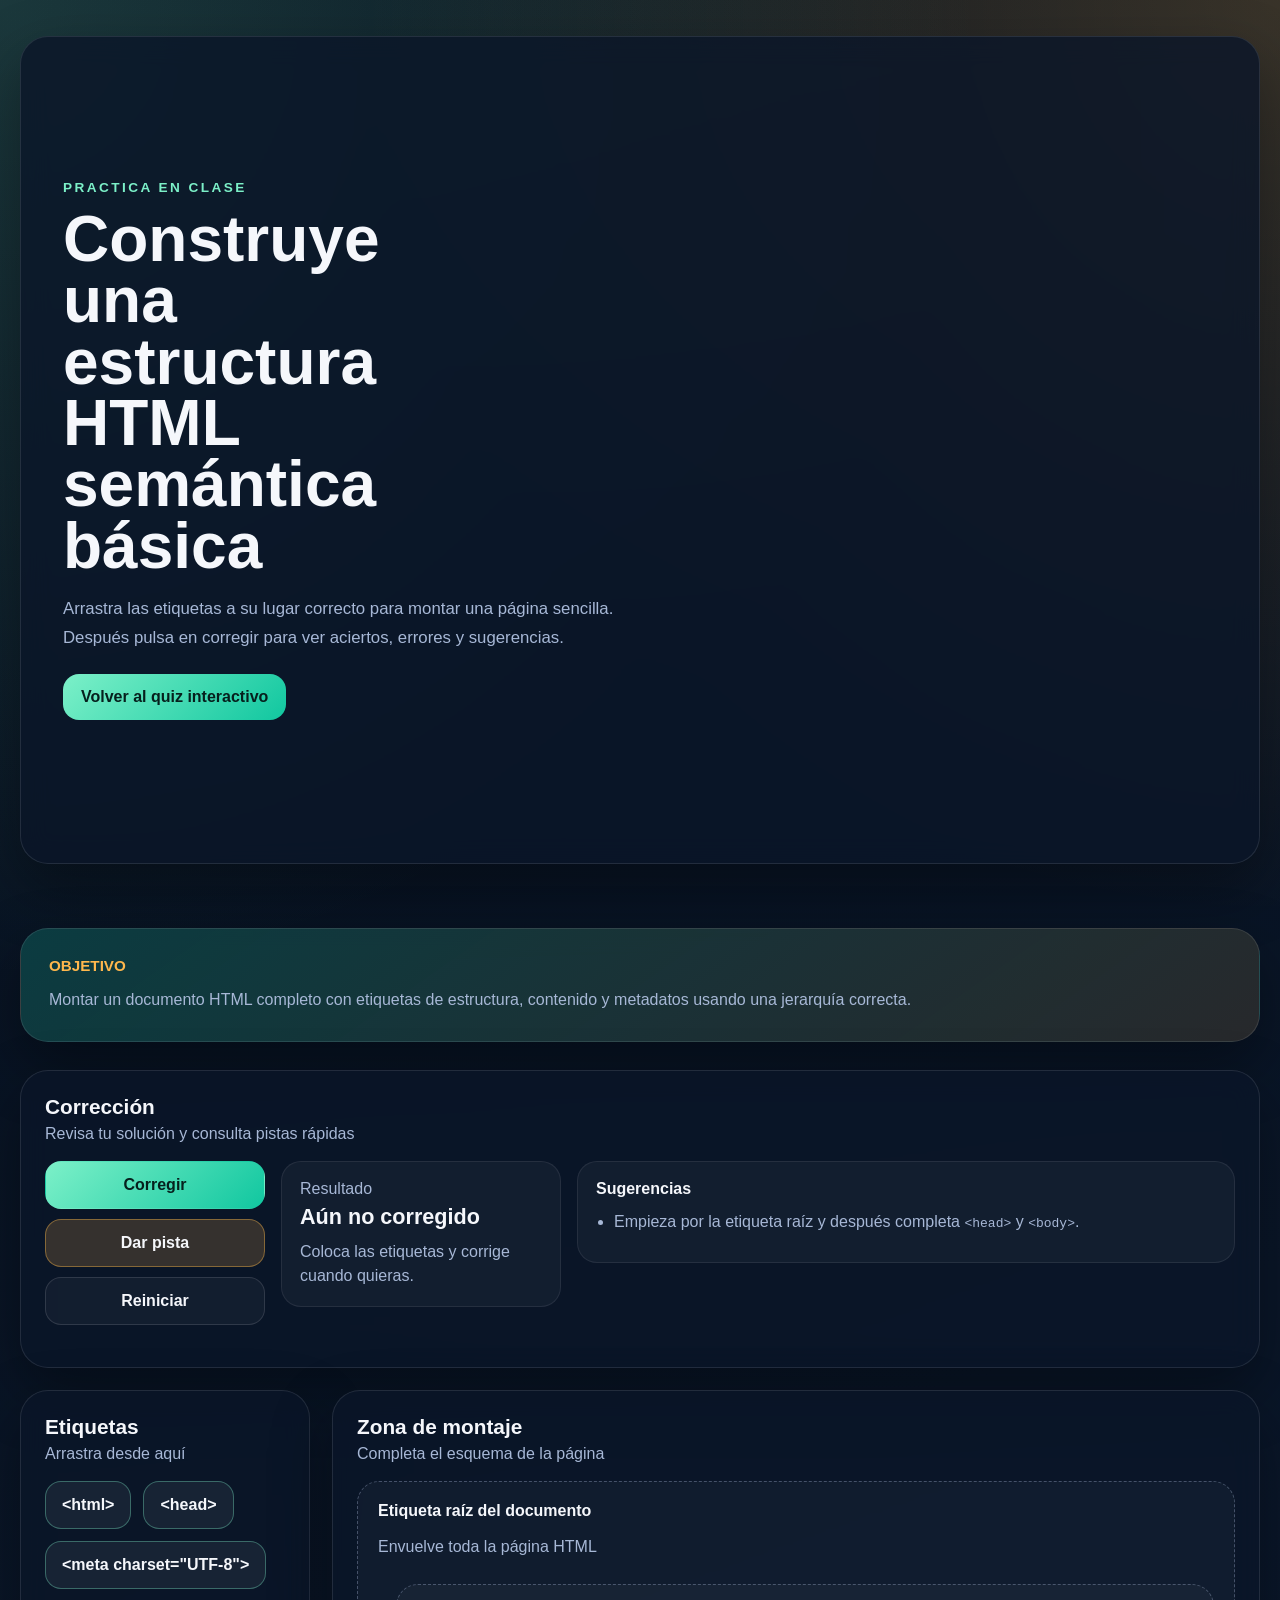
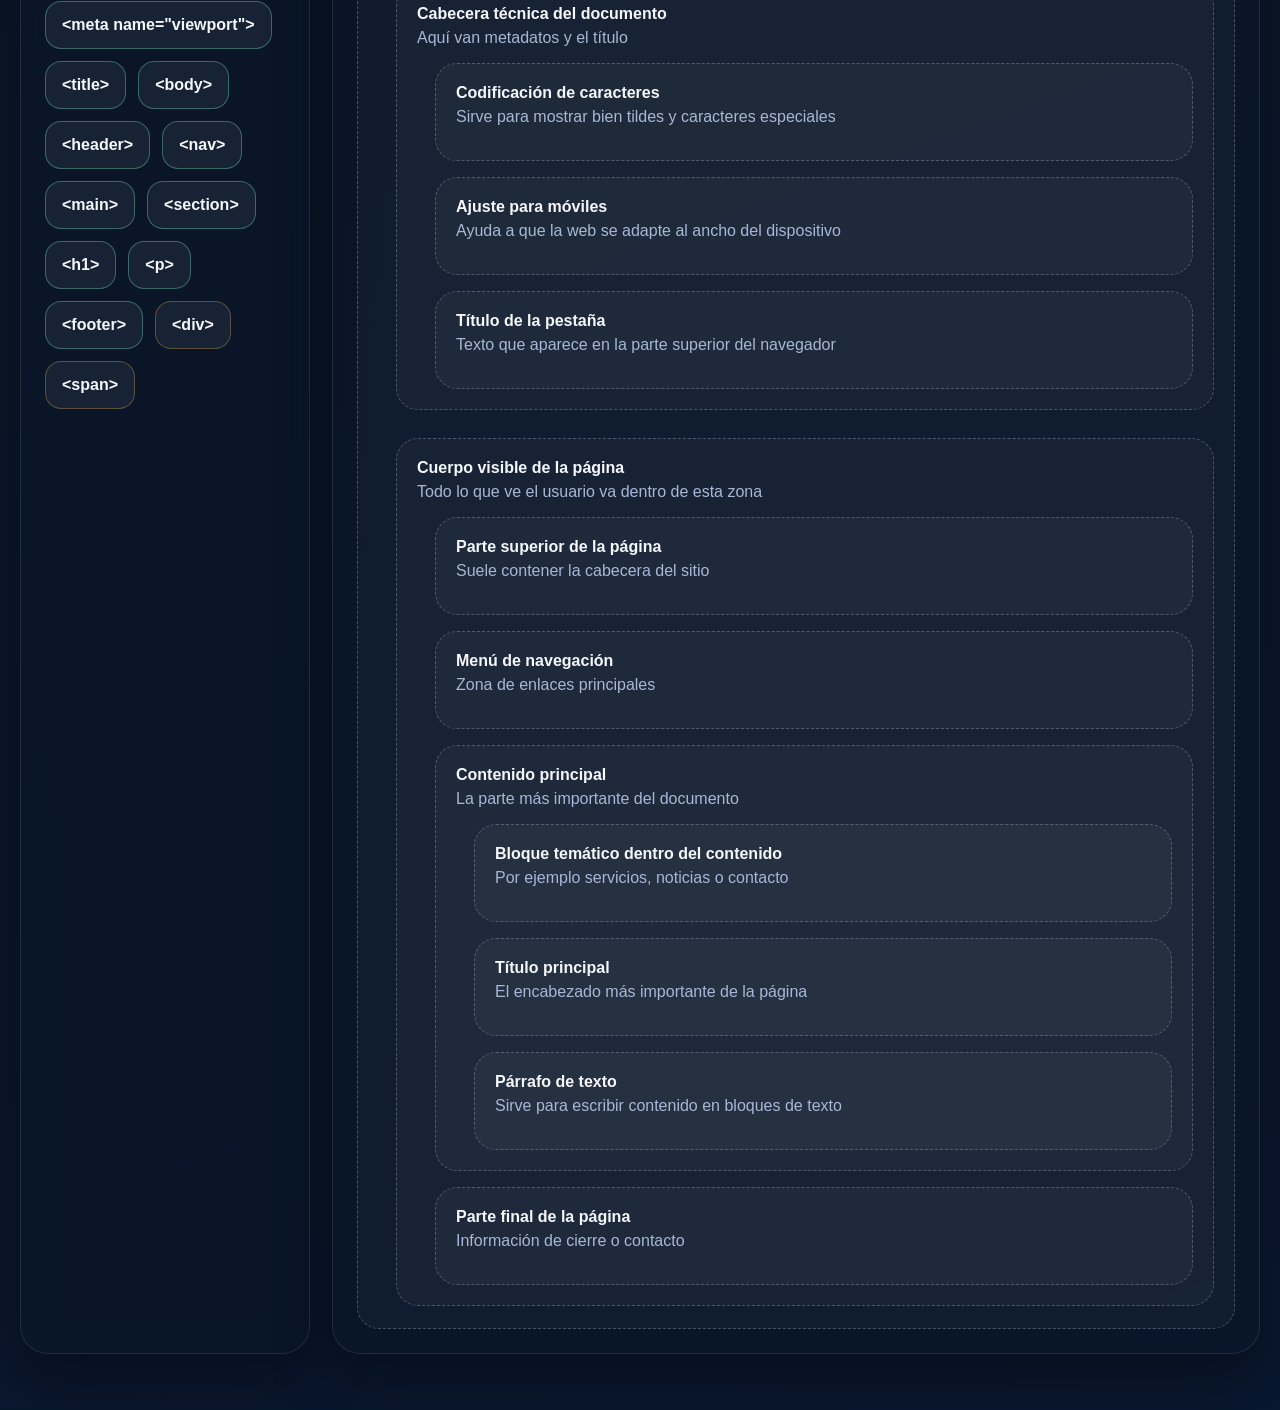
<file: ejercicio-semantica.html>
<!DOCTYPE html>
<html lang="es">
<head>
    <meta charset="UTF-8">
    <meta name="viewport" content="width=device-width, initial-scale=1.0">
    <title>Ejercicio de HTML Semántico</title>
    <link rel="stylesheet" href="css/ejercicio-semantica.css">
</head>
<body>
    <main class="page">
        <section class="hero">
            <div class="hero-copy">
                <p class="eyebrow">Practica en clase</p>
                <h1>Construye una estructura HTML semántica básica</h1>
                <p class="hero-text">
                    Arrastra las etiquetas a su lugar correcto para montar una página sencilla.
                    Después pulsa en corregir para ver aciertos, errores y sugerencias.
                </p>
                <div class="hero-links">
                    <a class="hero-link" href="index.html">Volver al quiz interactivo</a>
                </div>
            </div>
        </section>

        <section class="hero-card objective-panel">
            <p class="hero-card-label">Objetivo</p>
            <p class="hero-card-text">
                Montar un documento HTML completo con etiquetas de estructura,
                contenido y metadatos usando una jerarquía correcta.
            </p>
        </section>

        <section class="panel feedback-panel">
            <div class="panel-head">
                <h2>Corrección</h2>
                <p>Revisa tu solución y consulta pistas rápidas</p>
            </div>

            <div class="feedback-top">
                <div class="actions-panel">
                    <div class="actions">
                        <button class="action-button primary" id="check-button">Corregir</button>
                        <button class="action-button secondary" id="hint-button">Dar pista</button>
                        <button class="action-button ghost" id="reset-button">Reiniciar</button>
                    </div>
                </div>

                <div class="score-card" id="score-card">
                    <p class="score-label">Resultado</p>
                    <p class="score-value">Aún no corregido</p>
                    <p class="score-detail" id="score-detail">Coloca las etiquetas y corrige cuando quieras.</p>
                </div>

                <div class="feedback-box">
                    <h3>Sugerencias</h3>
                    <ul id="feedback-list">
                        <li>Empieza por la etiqueta raíz y después completa <code>&lt;head&gt;</code> y <code>&lt;body&gt;</code>.</li>
                    </ul>
                </div>
            </div>
        </section>

        <section class="workspace">
            <div class="panel tray-panel">
                <div class="panel-head">
                    <h2>Etiquetas</h2>
                    <p>Arrastra desde aquí</p>
                </div>

                <div class="tag-tray" id="tag-tray">
                    <button class="tag-chip" draggable="true" data-tag="html">&lt;html&gt;</button>
                    <button class="tag-chip" draggable="true" data-tag="head">&lt;head&gt;</button>
                    <button class="tag-chip" draggable="true" data-tag="meta-charset">&lt;meta charset="UTF-8"&gt;</button>
                    <button class="tag-chip" draggable="true" data-tag="meta-viewport">&lt;meta name="viewport"&gt;</button>
                    <button class="tag-chip" draggable="true" data-tag="title">&lt;title&gt;</button>
                    <button class="tag-chip" draggable="true" data-tag="body">&lt;body&gt;</button>
                    <button class="tag-chip" draggable="true" data-tag="header">&lt;header&gt;</button>
                    <button class="tag-chip" draggable="true" data-tag="nav">&lt;nav&gt;</button>
                    <button class="tag-chip" draggable="true" data-tag="main">&lt;main&gt;</button>
                    <button class="tag-chip" draggable="true" data-tag="section">&lt;section&gt;</button>
                    <button class="tag-chip" draggable="true" data-tag="h1">&lt;h1&gt;</button>
                    <button class="tag-chip" draggable="true" data-tag="p">&lt;p&gt;</button>
                    <button class="tag-chip" draggable="true" data-tag="footer">&lt;footer&gt;</button>
                    <button class="tag-chip distractor" draggable="true" data-tag="div">&lt;div&gt;</button>
                    <button class="tag-chip distractor" draggable="true" data-tag="span">&lt;span&gt;</button>
                </div>
            </div>

            <div class="panel builder-panel">
                <div class="panel-head">
                    <h2>Zona de montaje</h2>
                    <p>Completa el esquema de la página</p>
                </div>

                <div class="builder">
                    <div class="drop-slot main-slot" data-accept="html">
                        <span class="slot-label">Etiqueta raíz del documento</span>
                        <span class="slot-hint">Envuelve toda la página HTML</span>

                        <div class="nested-drop-slot" data-accept="head">
                            <span class="slot-label">Cabecera técnica del documento</span>
                            <span class="slot-hint">Aquí van metadatos y el título</span>

                            <div class="nested-drop-slot" data-accept="meta-charset">
                                <span class="slot-label">Codificación de caracteres</span>
                                <span class="slot-hint">Sirve para mostrar bien tildes y caracteres especiales</span>
                            </div>

                            <div class="nested-drop-slot" data-accept="meta-viewport">
                                <span class="slot-label">Ajuste para móviles</span>
                                <span class="slot-hint">Ayuda a que la web se adapte al ancho del dispositivo</span>
                            </div>

                            <div class="nested-drop-slot" data-accept="title">
                                <span class="slot-label">Título de la pestaña</span>
                                <span class="slot-hint">Texto que aparece en la parte superior del navegador</span>
                            </div>
                        </div>

                        <div class="nested-drop-slot" data-accept="body">
                            <span class="slot-label">Cuerpo visible de la página</span>
                            <span class="slot-hint">Todo lo que ve el usuario va dentro de esta zona</span>

                            <div class="nested-drop-slot" data-accept="header">
                                <span class="slot-label">Parte superior de la página</span>
                                <span class="slot-hint">Suele contener la cabecera del sitio</span>
                            </div>

                            <div class="nested-drop-slot" data-accept="nav">
                                <span class="slot-label">Menú de navegación</span>
                                <span class="slot-hint">Zona de enlaces principales</span>
                            </div>

                            <div class="nested-drop-slot" data-accept="main">
                                <span class="slot-label">Contenido principal</span>
                                <span class="slot-hint">La parte más importante del documento</span>

                                <div class="nested-drop-slot" data-accept="section">
                                    <span class="slot-label">Bloque temático dentro del contenido</span>
                                    <span class="slot-hint">Por ejemplo servicios, noticias o contacto</span>
                                </div>

                                <div class="nested-drop-slot" data-accept="h1">
                                    <span class="slot-label">Título principal</span>
                                    <span class="slot-hint">El encabezado más importante de la página</span>
                                </div>

                                <div class="nested-drop-slot" data-accept="p">
                                    <span class="slot-label">Párrafo de texto</span>
                                    <span class="slot-hint">Sirve para escribir contenido en bloques de texto</span>
                                </div>
                            </div>

                            <div class="nested-drop-slot" data-accept="footer">
                                <span class="slot-label">Parte final de la página</span>
                                <span class="slot-hint">Información de cierre o contacto</span>
                            </div>
                        </div>
                    </div>
                </div>
            </div>
        </section>
    </main>

    <script src="js/ejercicio-semantica.js"></script>
</body>
</html>
</file>
<file: css/ejercicio-semantica.css>
:root {
    --bg: #07111f;
    --bg-soft: #0d1a2d;
    --panel: rgba(10, 22, 40, 0.8);
    --panel-border: rgba(255, 255, 255, 0.1);
    --text: #f5f7fb;
    --muted: #a7b8d6;
    --accent: #7cf0c8;
    --accent-strong: #11c7a0;
    --accent-warm: #ffb84d;
    --danger: #ff7b87;
    --success: #5ff0a5;
    --shadow: 0 24px 60px rgba(0, 0, 0, 0.35);
}

* {
    box-sizing: border-box;
    margin: 0;
    padding: 0;
}

body {
    min-height: 100vh;
    font-family: Arial, Helvetica, sans-serif;
    color: var(--text);
    background:
        radial-gradient(circle at top left, rgba(124, 240, 200, 0.18), transparent 30%),
        radial-gradient(circle at top right, rgba(255, 184, 77, 0.2), transparent 28%),
        linear-gradient(160deg, #06101d 0%, #0a1628 50%, #09172f 100%);
}

.page {
    width: min(1240px, calc(100% - 32px));
    margin: 0 auto;
    padding: 0 0 56px;
}

.hero {
    min-height: 100vh;
    min-height: 100svh;
    display: flex;
    align-items: stretch;
    justify-content: center;
    padding: 36px 0;
    margin-bottom: 28px;
}

.hero-copy,
.hero-card,
.panel {
    background: var(--panel);
    backdrop-filter: blur(14px);
    border: 1px solid var(--panel-border);
    border-radius: 28px;
    box-shadow: var(--shadow);
}

.hero-copy {
    padding: 42px;
    width: 100%;
    max-width: none;
    min-height: calc(100vh - 72px);
    min-height: calc(100svh - 72px);
    display: flex;
    flex-direction: column;
    justify-content: center;
}

.eyebrow {
    margin-bottom: 14px;
    color: var(--accent);
    font-size: 0.85rem;
    font-weight: 700;
    letter-spacing: 0.18em;
    text-transform: uppercase;
}

.hero h1 {
    max-width: 11ch;
    margin-bottom: 18px;
    font-size: clamp(2.7rem, 5vw, 5rem);
    line-height: 0.96;
}

.hero-text,
.hero-card-text,
.panel-head p,
.slot-hint,
.score-label {
    color: var(--muted);
}

.hero-text {
    max-width: 62ch;
    font-size: 1.05rem;
    line-height: 1.7;
}

.hero-links {
    margin-top: 22px;
}

.hero-link {
    display: inline-flex;
    align-items: center;
    justify-content: center;
    padding: 14px 18px;
    border-radius: 16px;
    background: linear-gradient(135deg, var(--accent), var(--accent-strong));
    color: #06201d;
    font-weight: 800;
    text-decoration: none;
    transition: transform 0.2s ease, opacity 0.2s ease;
}

.hero-link:hover {
    transform: translateY(-2px);
}

.hero-card {
    display: flex;
    flex-direction: column;
    justify-content: center;
    padding: 28px;
    background:
        linear-gradient(145deg, rgba(17, 199, 160, 0.22), rgba(255, 184, 77, 0.12)),
        var(--panel);
}

.objective-panel {
    margin-bottom: 28px;
}

.hero-card-label {
    margin-bottom: 12px;
    color: var(--accent-warm);
    font-size: 0.95rem;
    font-weight: 700;
    text-transform: uppercase;
}

.hero-card-text {
    font-size: 1rem;
    line-height: 1.7;
}

.hero-card code,
.solution-box pre {
    font-family: "Courier New", monospace;
}

.workspace {
    display: grid;
    grid-template-columns: 290px 1fr;
    gap: 22px;
}

.panel {
    padding: 24px;
}

.feedback-panel {
    margin-bottom: 22px;
}

.feedback-top {
    display: grid;
    grid-template-columns: 220px minmax(220px, 280px) 1fr;
    gap: 16px;
    align-items: start;
}

.actions-panel {
    display: grid;
    gap: 16px;
    align-self: start;
}

.panel-head {
    margin-bottom: 18px;
}

.panel-head h2 {
    margin-bottom: 6px;
    font-size: 1.3rem;
}

.tag-tray {
    display: flex;
    flex-wrap: wrap;
    gap: 12px;
    align-content: flex-start;
    min-height: 320px;
}

.tag-chip {
    padding: 14px 16px;
    border: 1px solid rgba(124, 240, 200, 0.35);
    border-radius: 16px;
    background: rgba(255, 255, 255, 0.06);
    color: var(--text);
    font: inherit;
    font-weight: 600;
    cursor: grab;
    transition: transform 0.2s ease, border-color 0.2s ease, background-color 0.2s ease;
}

.tag-chip:hover {
    transform: translateY(-2px);
    border-color: rgba(124, 240, 200, 0.8);
}

.tag-chip.dragging {
    opacity: 0.45;
}

.tag-chip.distractor {
    border-color: rgba(255, 184, 77, 0.3);
}

.tag-chip.used {
    opacity: 0.55;
}

.builder {
    display: flex;
    flex-direction: column;
    gap: 18px;
}

.drop-slot,
.nested-drop-slot {
    display: flex;
    flex-direction: column;
    gap: 6px;
    min-height: 98px;
    padding: 20px;
    border: 1px dashed rgba(167, 184, 214, 0.35);
    border-radius: 22px;
    background: rgba(255, 255, 255, 0.03);
    transition: border-color 0.2s ease, transform 0.2s ease, background-color 0.2s ease;
}

.nested-drop-slot {
    margin-top: 10px;
    margin-left: 18px;
}

.drop-slot.drag-over,
.nested-drop-slot.drag-over {
    transform: translateY(-2px);
    border-color: var(--accent);
    background: rgba(124, 240, 200, 0.08);
}

.main-slot {
    gap: 18px;
    padding-bottom: 22px;
}

.slot-label {
    font-weight: 700;
}

.placed-tag {
    width: fit-content;
    margin-top: 8px;
    margin-bottom: 8px;
    padding: 12px 14px;
    border: none;
    border-radius: 14px;
    background: linear-gradient(135deg, var(--accent), var(--accent-strong));
    color: #06201d;
    font: inherit;
    font-weight: 800;
    cursor: pointer;
}

.placed-tag-close {
    background: rgba(255, 255, 255, 0.08);
    color: var(--accent);
    border: 1px solid rgba(124, 240, 200, 0.35);
}

.slot-state {
    font-size: 0.85rem;
}

.slot-correct {
    border-style: solid;
    border-color: rgba(95, 240, 165, 0.65);
    background: rgba(95, 240, 165, 0.08);
}

.slot-wrong {
    border-style: solid;
    border-color: rgba(255, 123, 135, 0.75);
    background: rgba(255, 123, 135, 0.08);
}

.actions {
    display: grid;
    gap: 10px;
    margin-bottom: 18px;
}

.action-button {
    padding: 14px 16px;
    border-radius: 16px;
    border: 1px solid transparent;
    color: var(--text);
    font: inherit;
    font-weight: 700;
    cursor: pointer;
    transition: transform 0.2s ease, opacity 0.2s ease;
}

.action-button:hover {
    transform: translateY(-1px);
}

.primary {
    background: linear-gradient(135deg, var(--accent), var(--accent-strong));
    color: #06201d;
}

.secondary {
    background: rgba(255, 184, 77, 0.18);
    border-color: rgba(255, 184, 77, 0.4);
}

.ghost {
    background: rgba(255, 255, 255, 0.04);
    border-color: rgba(255, 255, 255, 0.12);
}

.score-card,
.feedback-box {
    padding: 18px;
    border-radius: 20px;
    background: rgba(255, 255, 255, 0.04);
    border: 1px solid rgba(255, 255, 255, 0.08);
}

.score-card {
    margin-bottom: 16px;
}

.score-value {
    margin-top: 6px;
    font-size: 1.35rem;
    font-weight: 800;
}

.score-detail {
    margin-top: 10px;
    color: var(--muted);
    line-height: 1.5;
}

.feedback-box h3 {
    margin-bottom: 12px;
    font-size: 1rem;
}

.feedback-box ul {
    padding-left: 18px;
}

.feedback-box li {
    margin-bottom: 10px;
    color: var(--muted);
    line-height: 1.5;
}

@media (max-width: 1080px) {
    .feedback-top {
        grid-template-columns: 1fr;
    }

    .workspace {
        grid-template-columns: 1fr;
    }

    .tag-tray {
        min-height: auto;
    }
}

@media (max-width: 820px) {
    .page {
        width: min(100% - 20px, 1240px);
        padding-top: 0;
    }

    .hero {
        min-height: 100vh;
        min-height: 100svh;
        padding: 20px 0 28px;
    }

    .hero-copy,
    .hero-card,
    .panel {
        border-radius: 22px;
    }

    .hero-copy,
    .panel {
        padding: 20px;
    }

    .hero-copy {
        min-height: calc(100vh - 48px);
        min-height: calc(100svh - 48px);
    }

    .hero h1 {
        max-width: none;
    }
}
</file>
